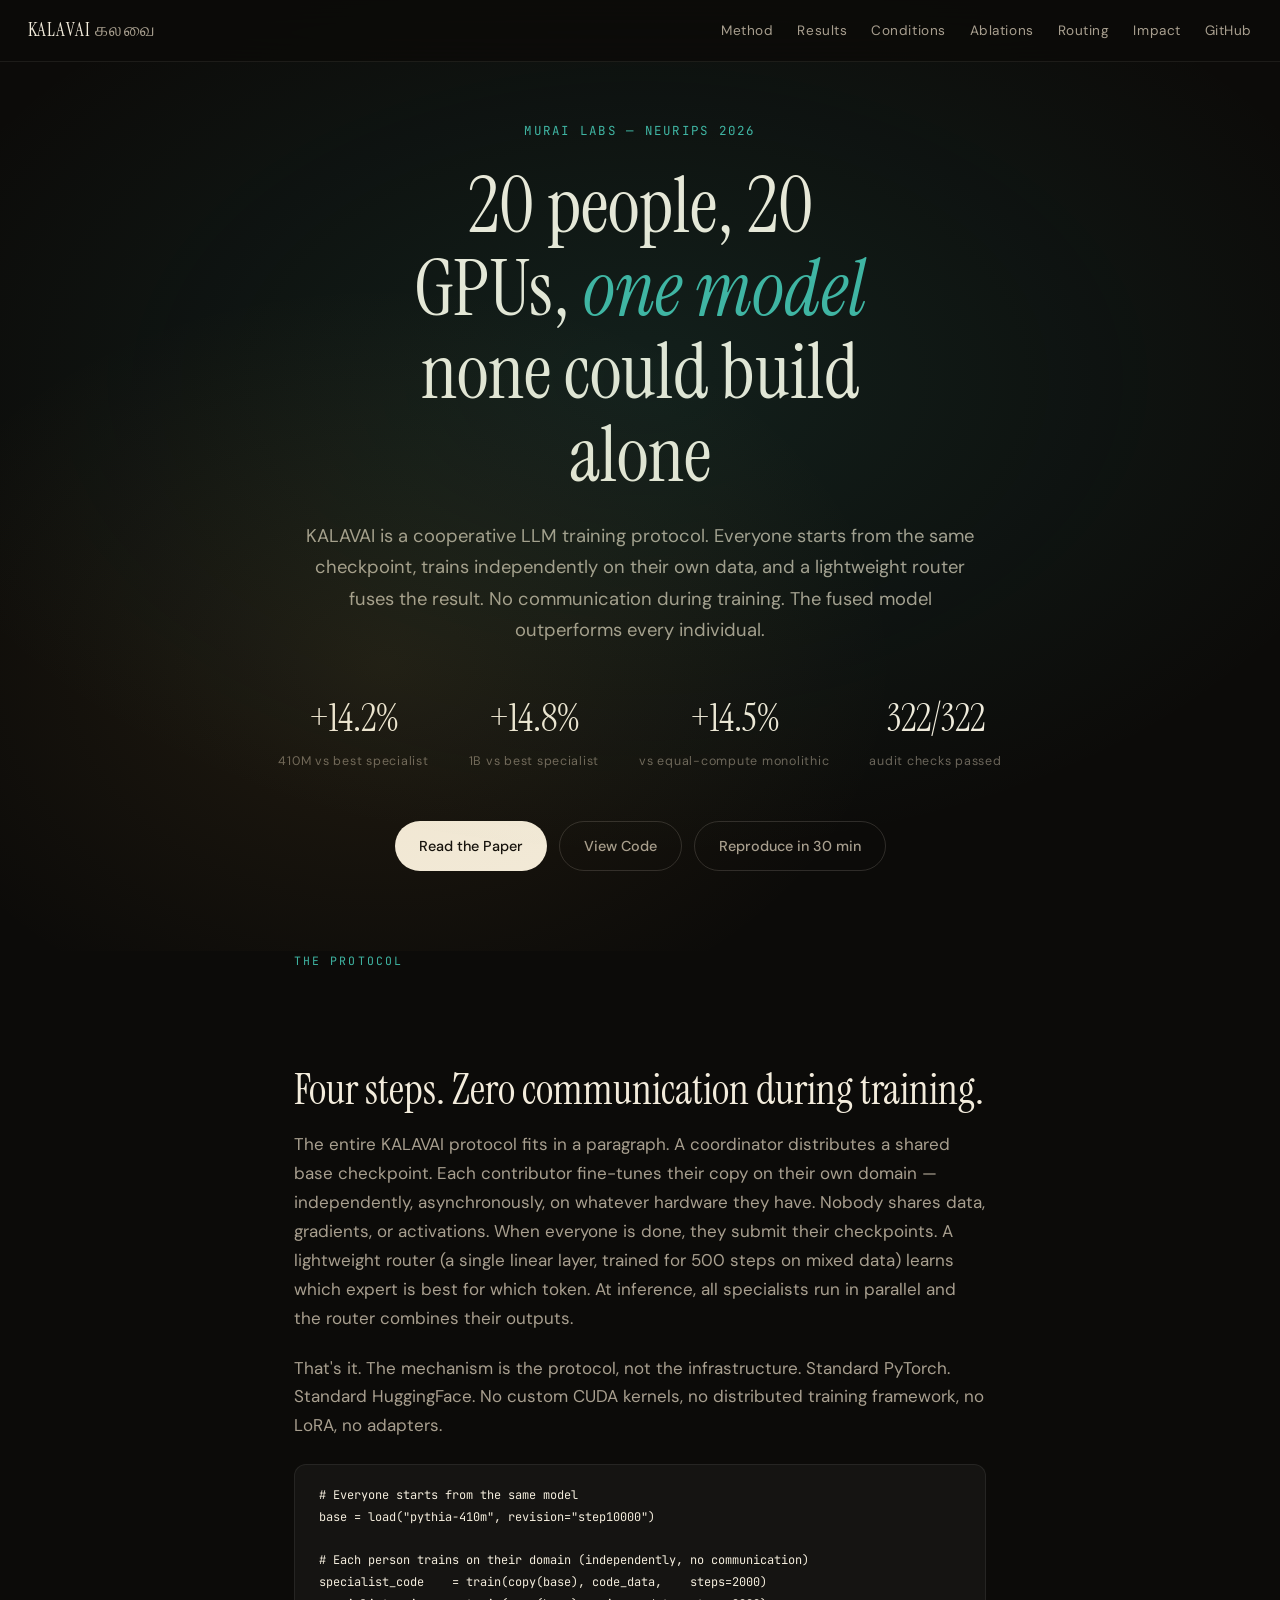
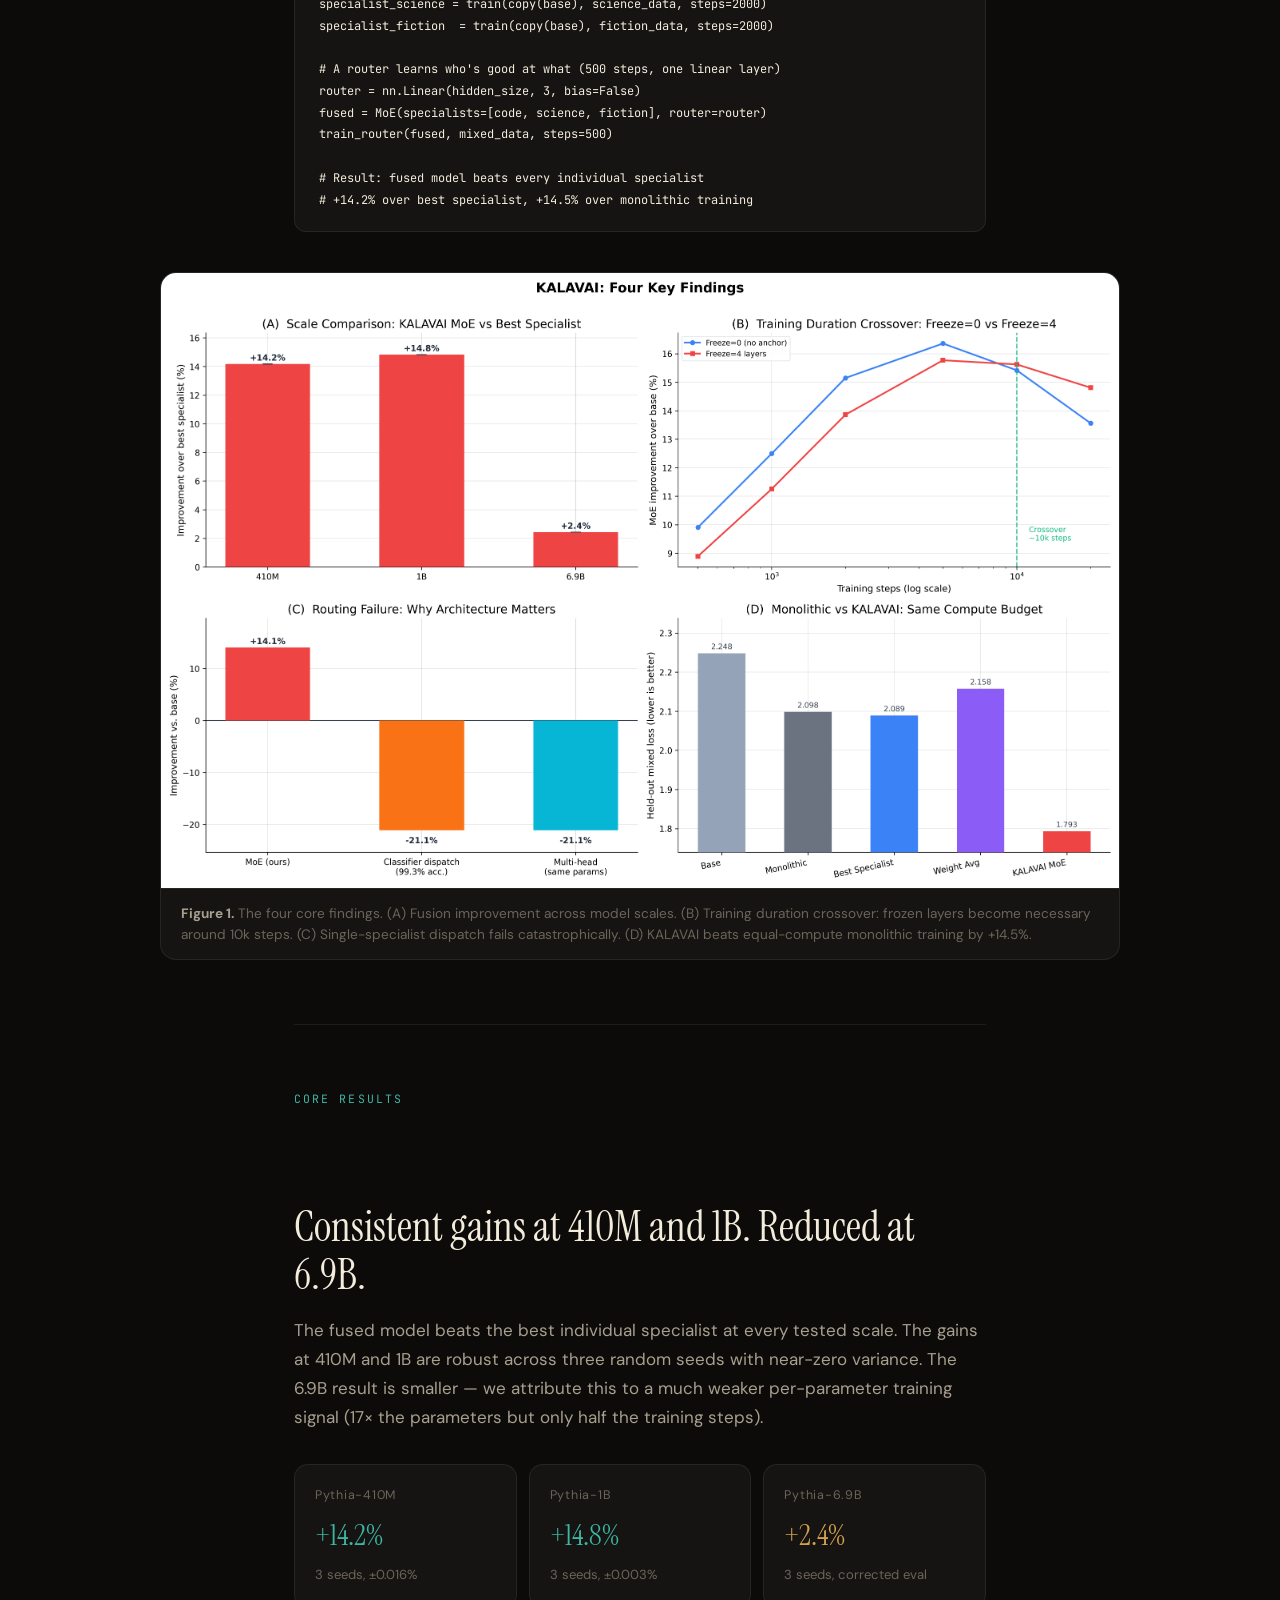
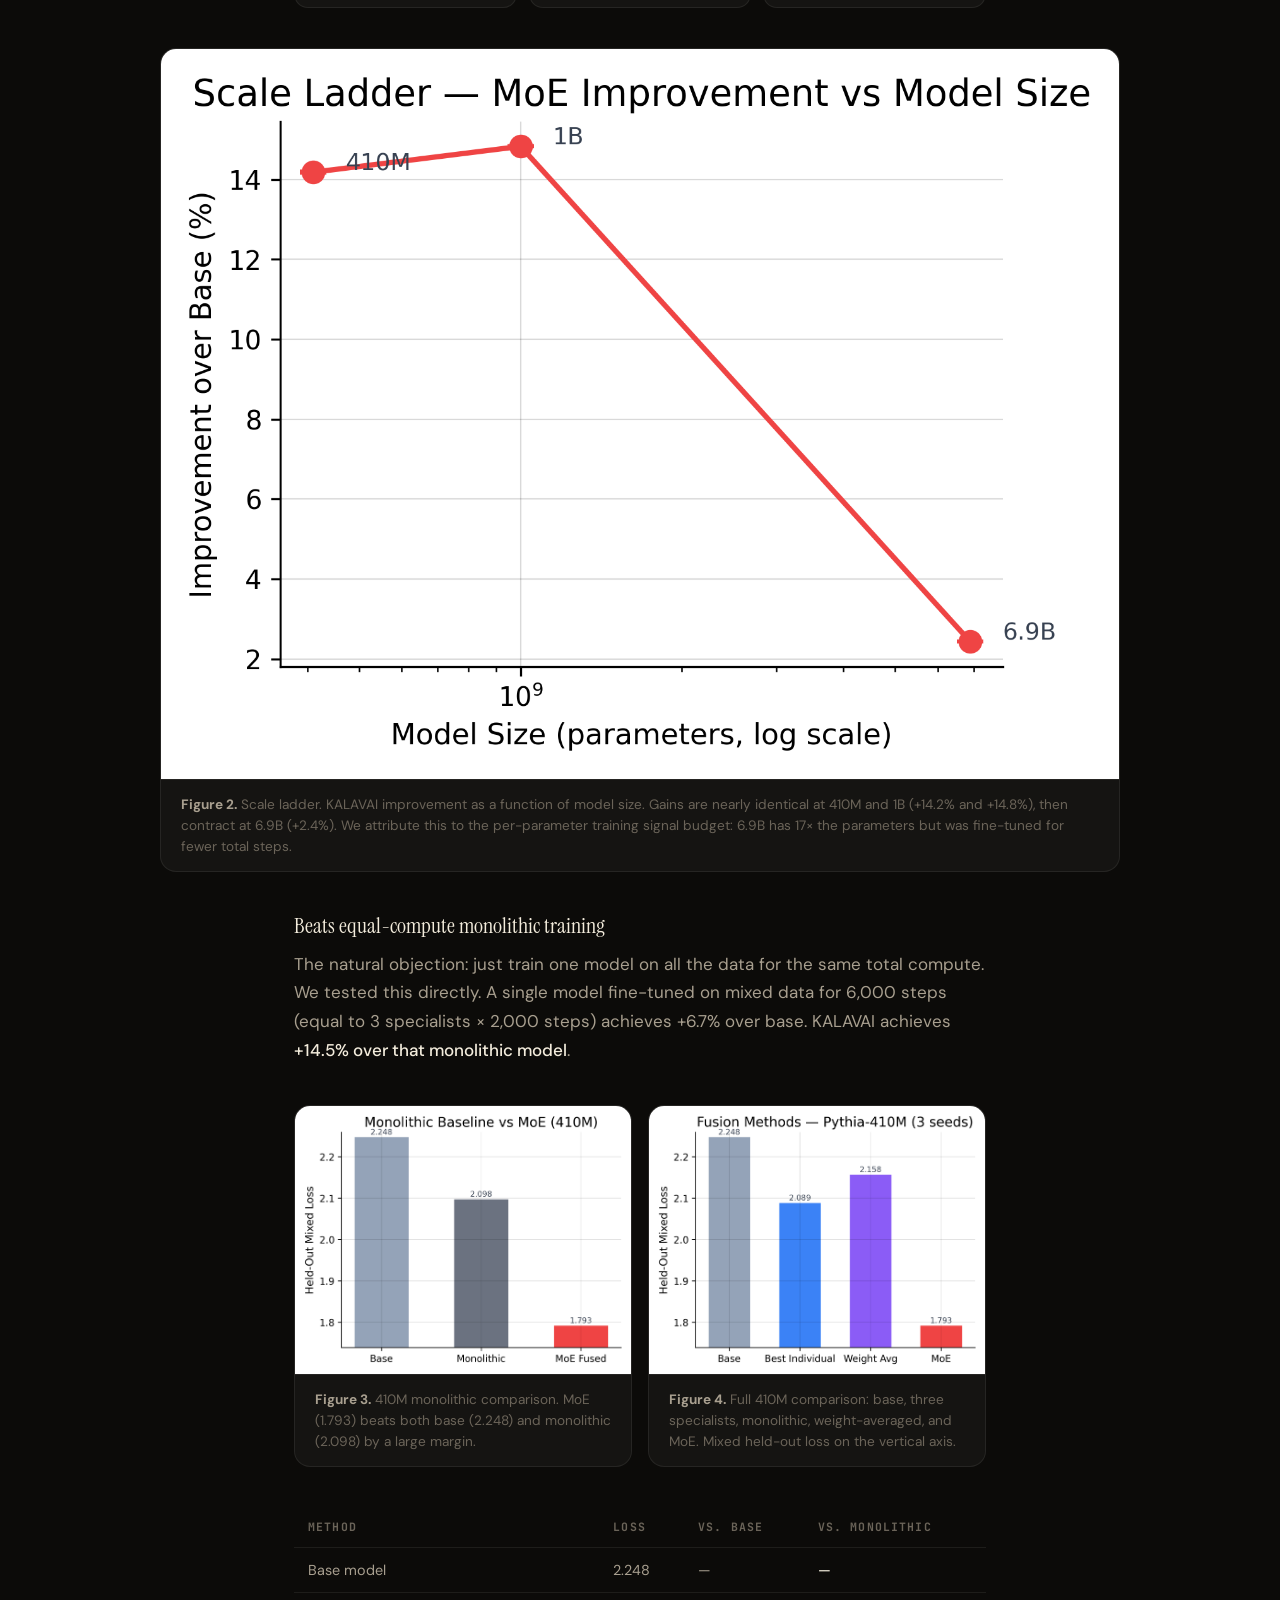
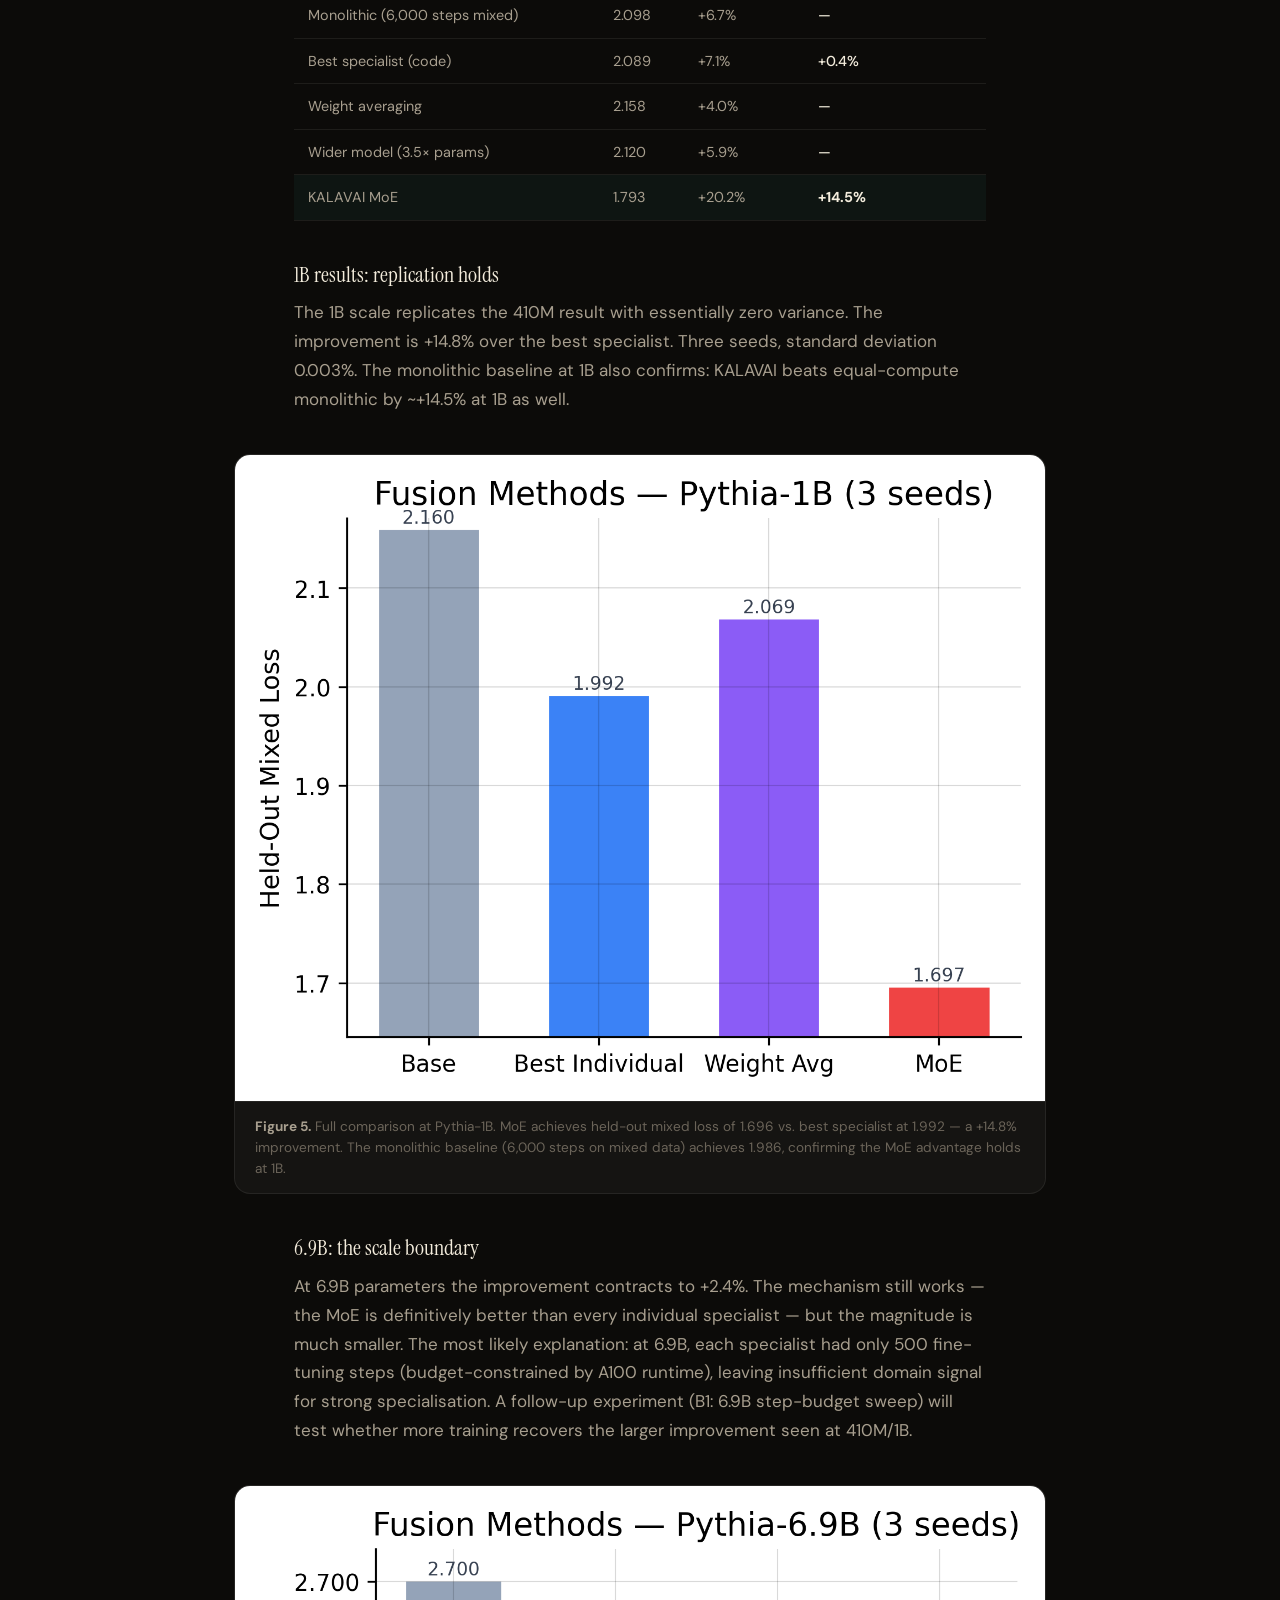
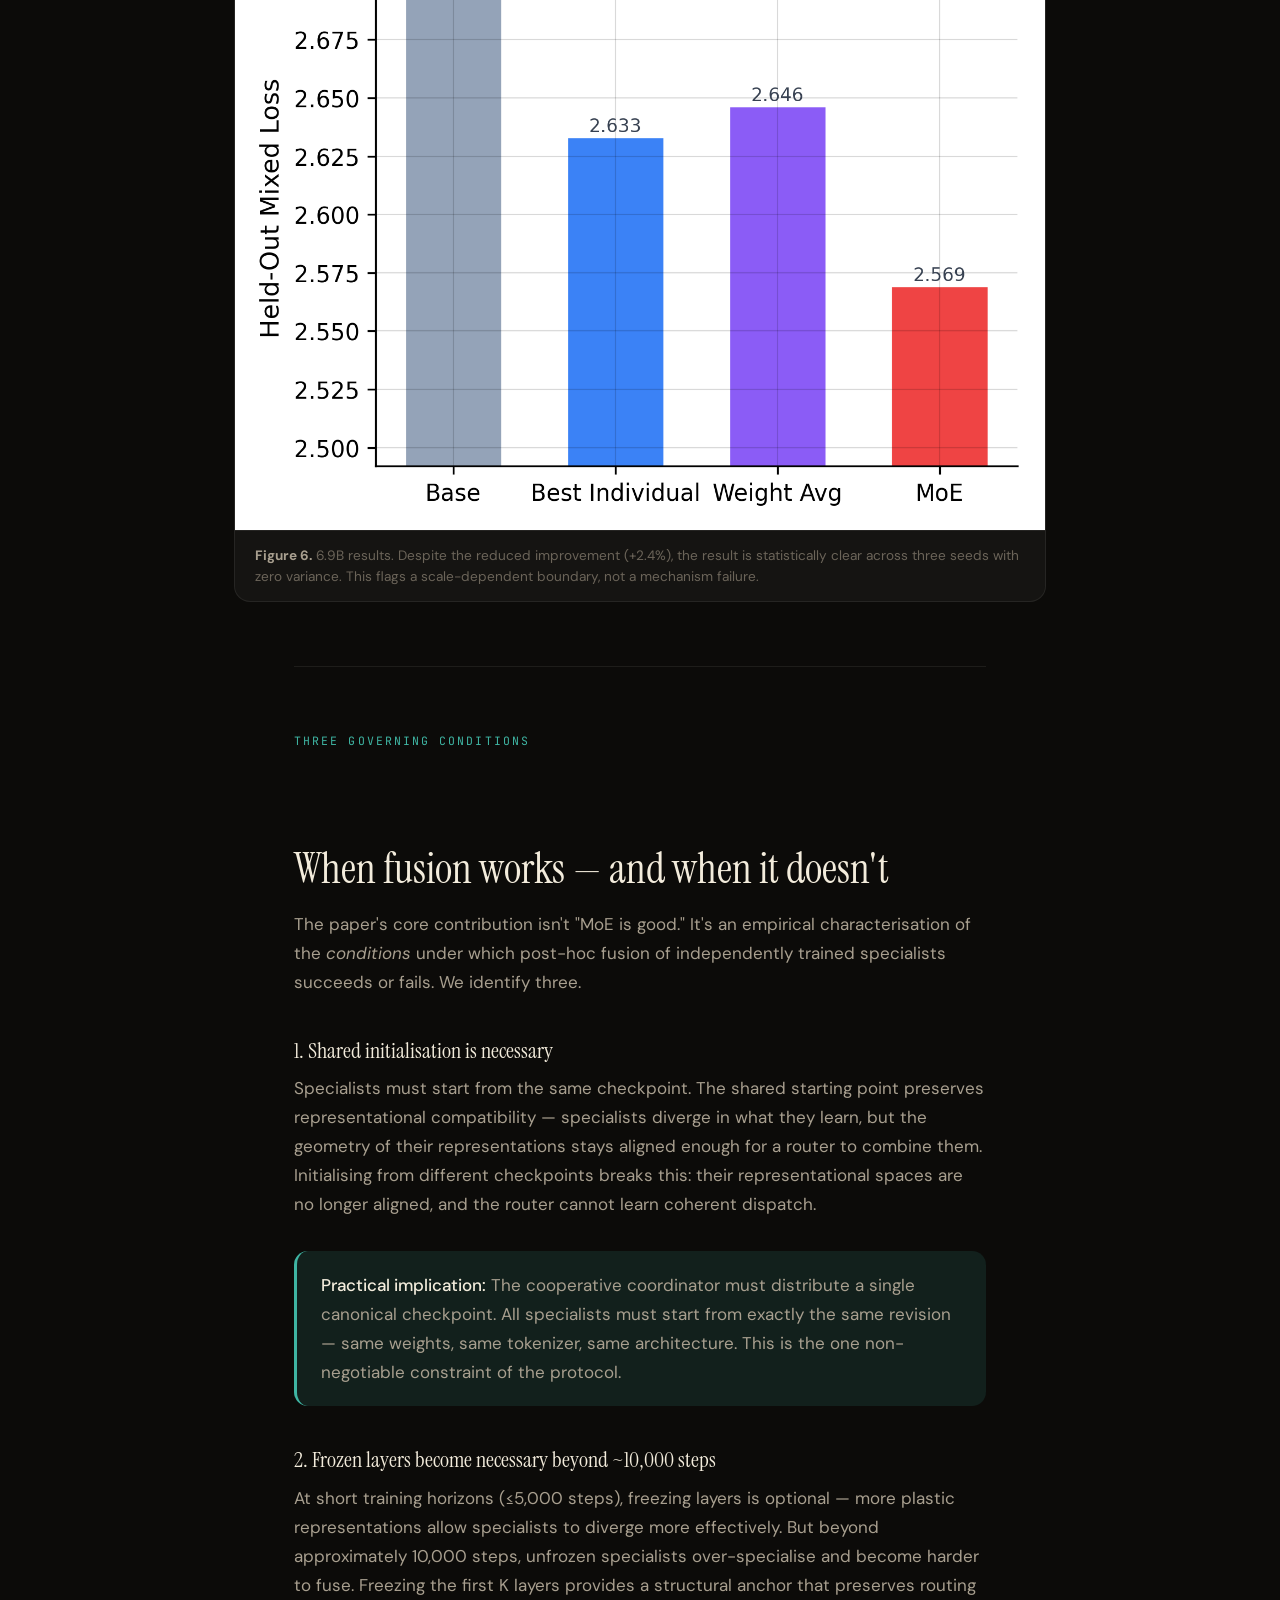
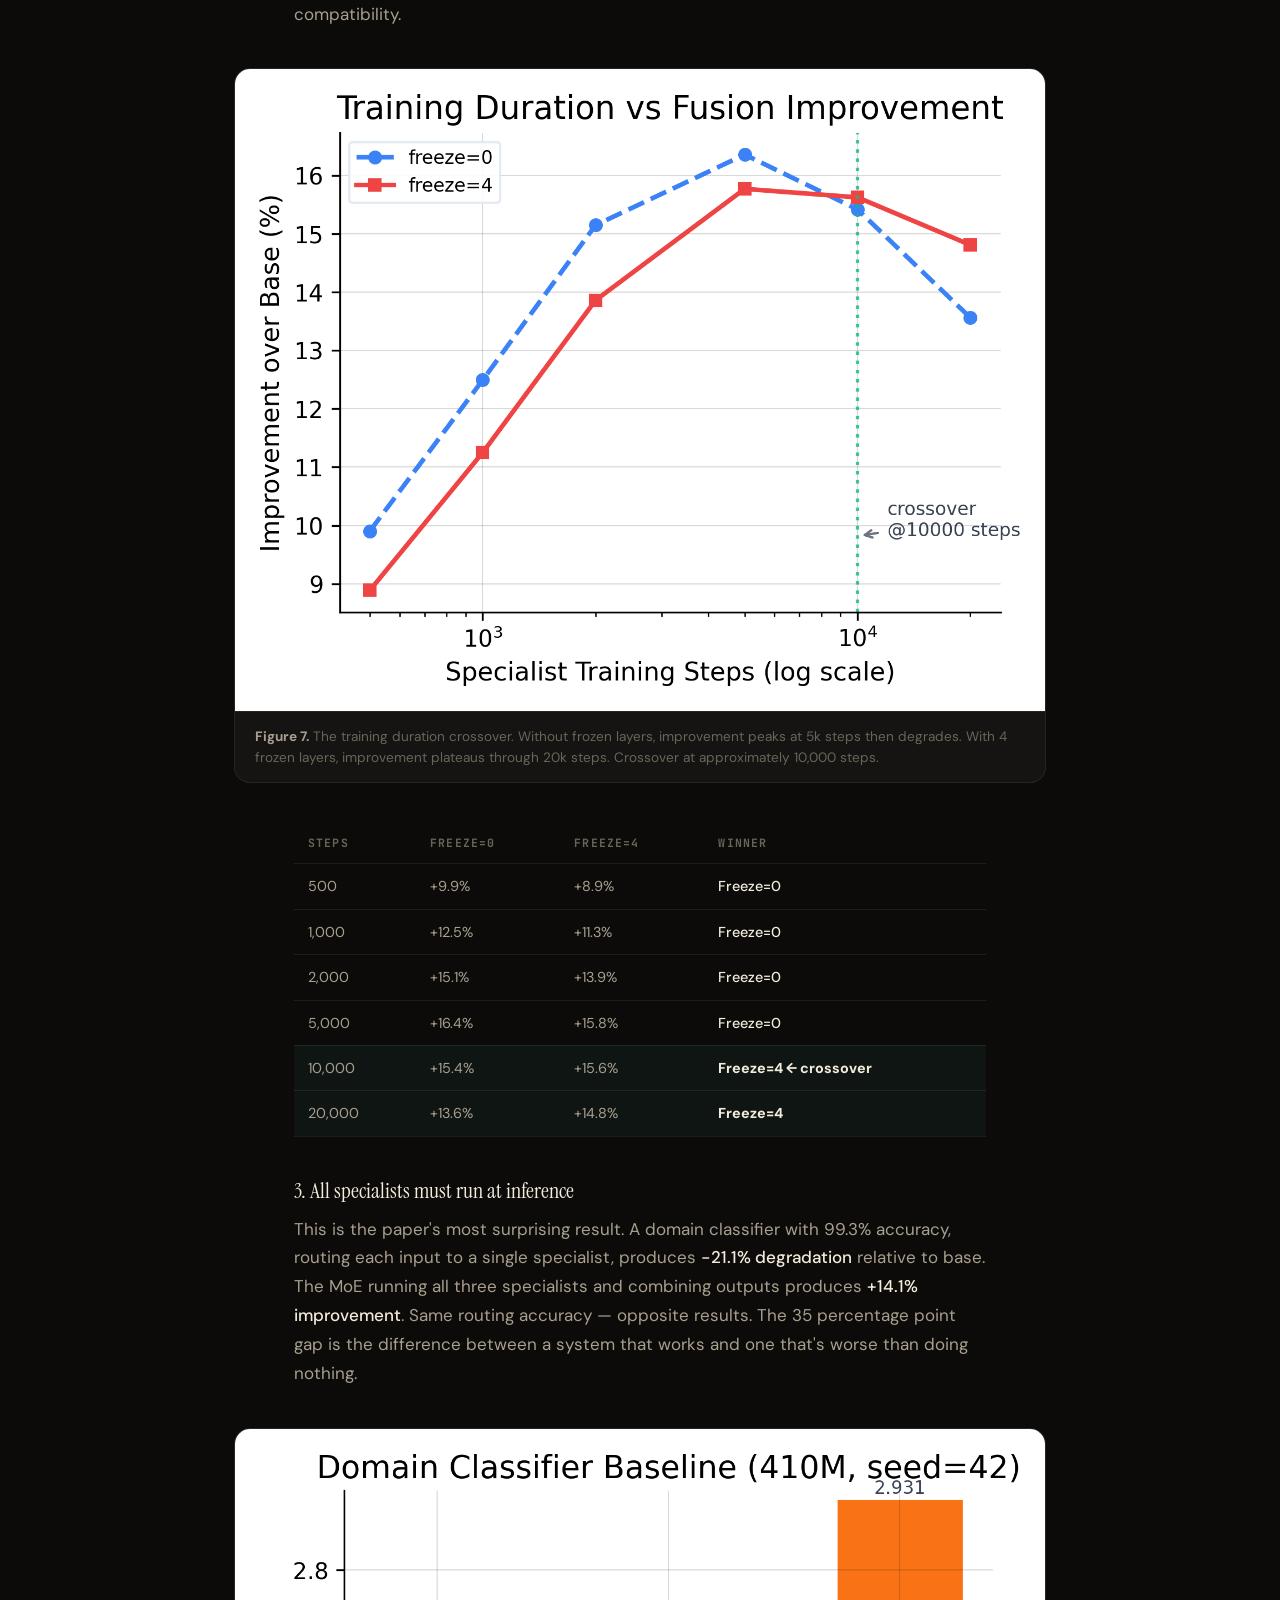
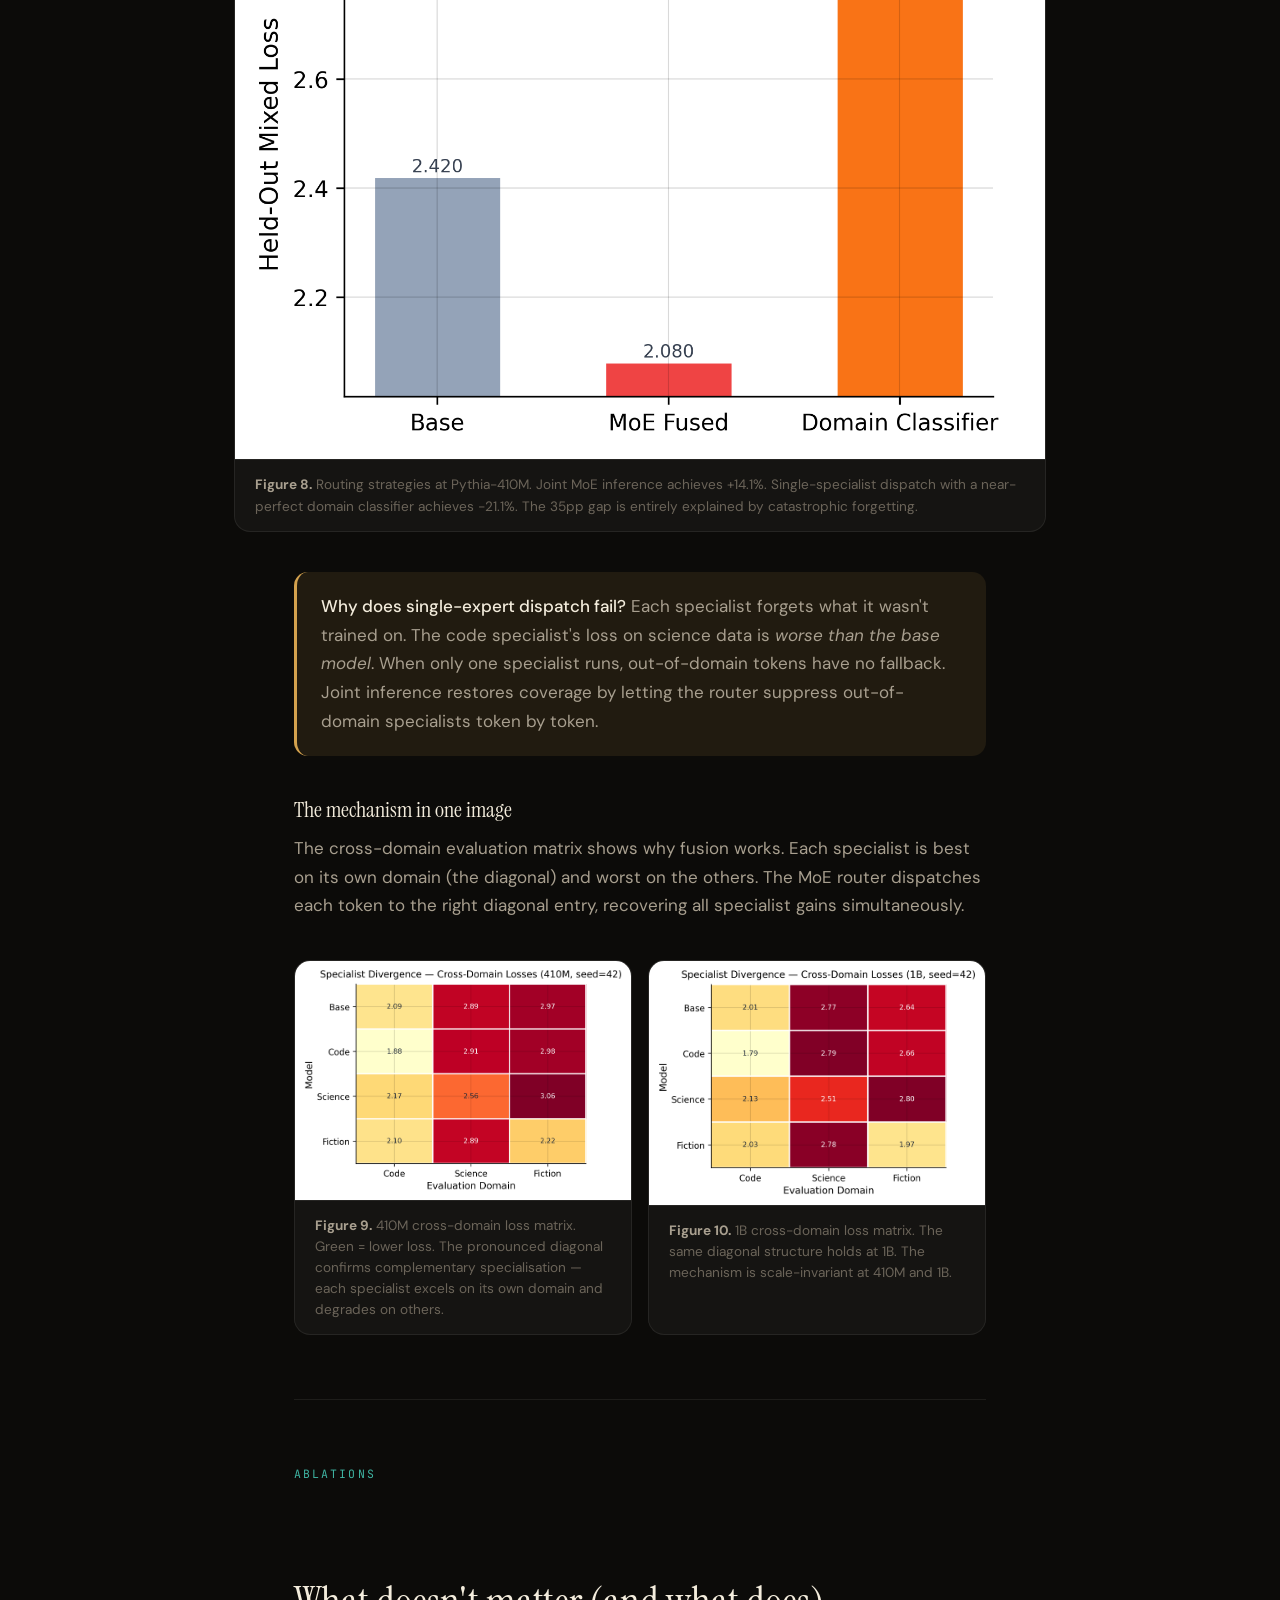
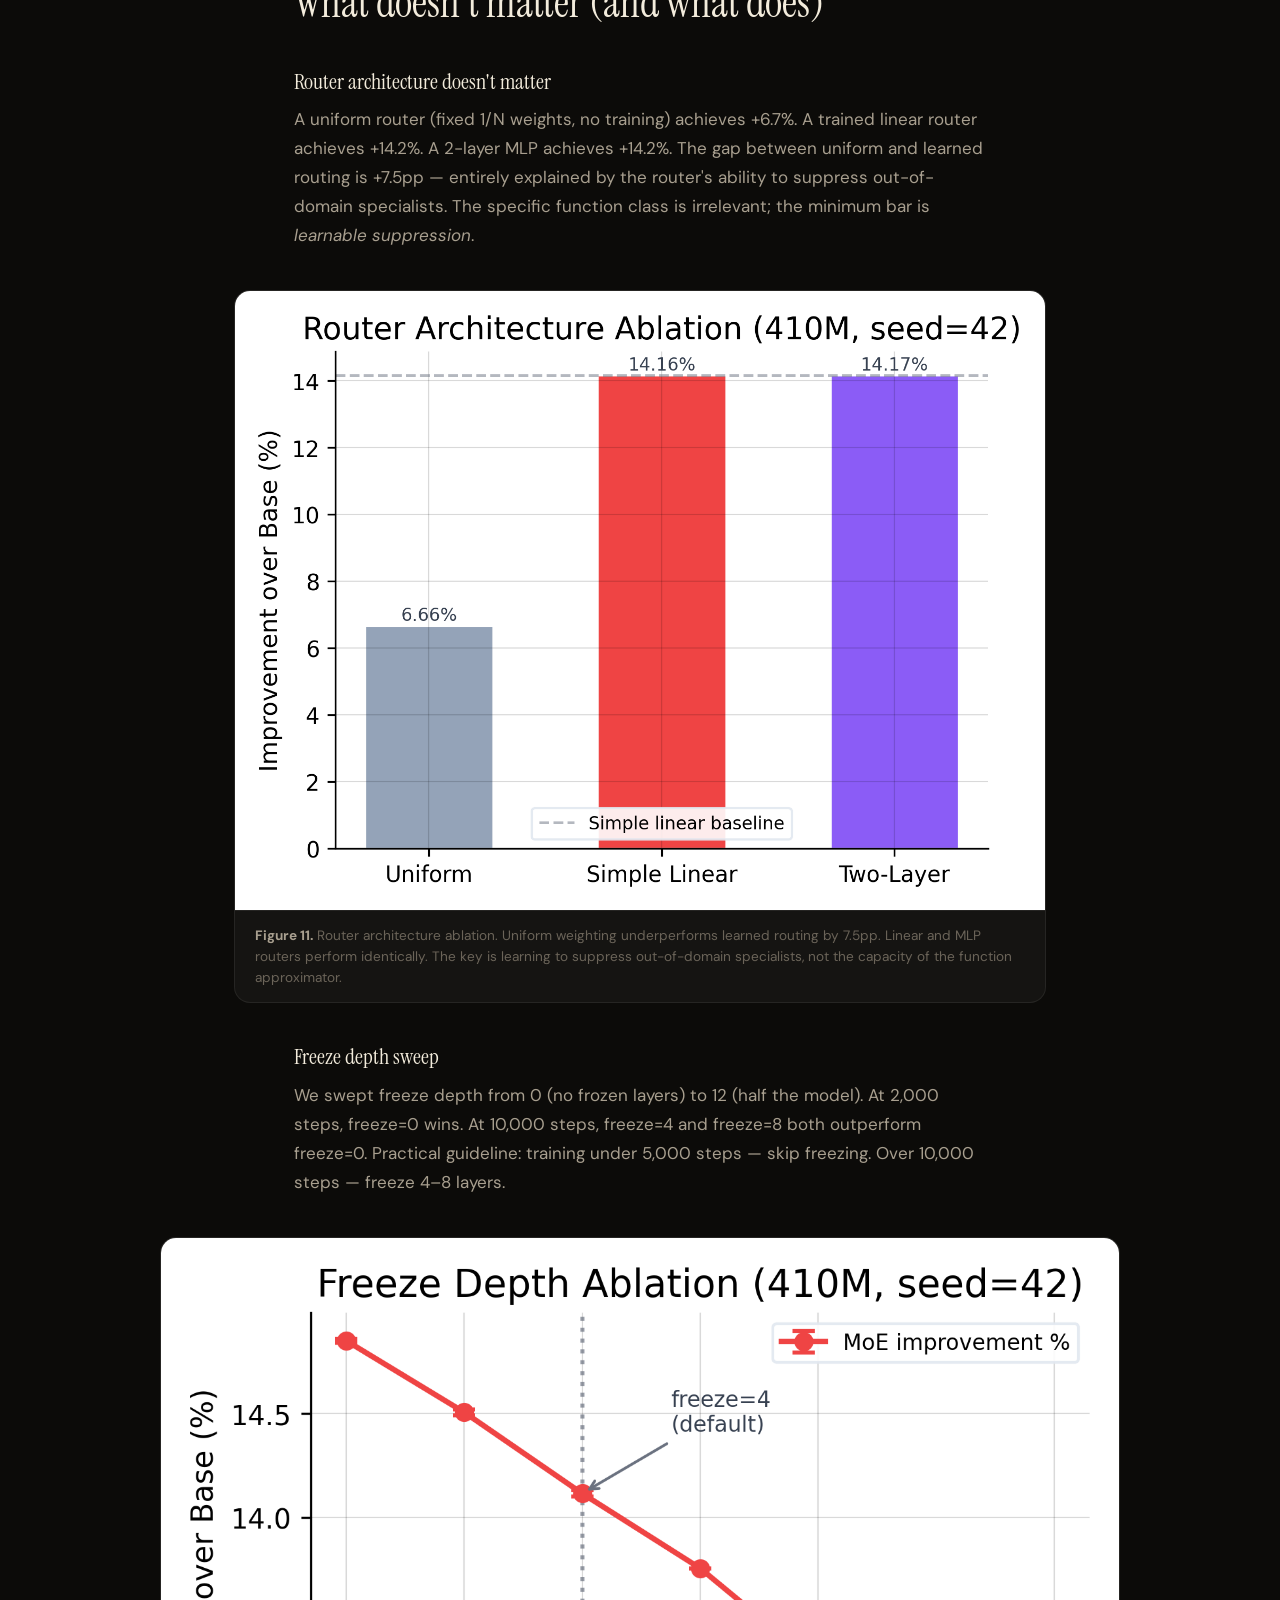
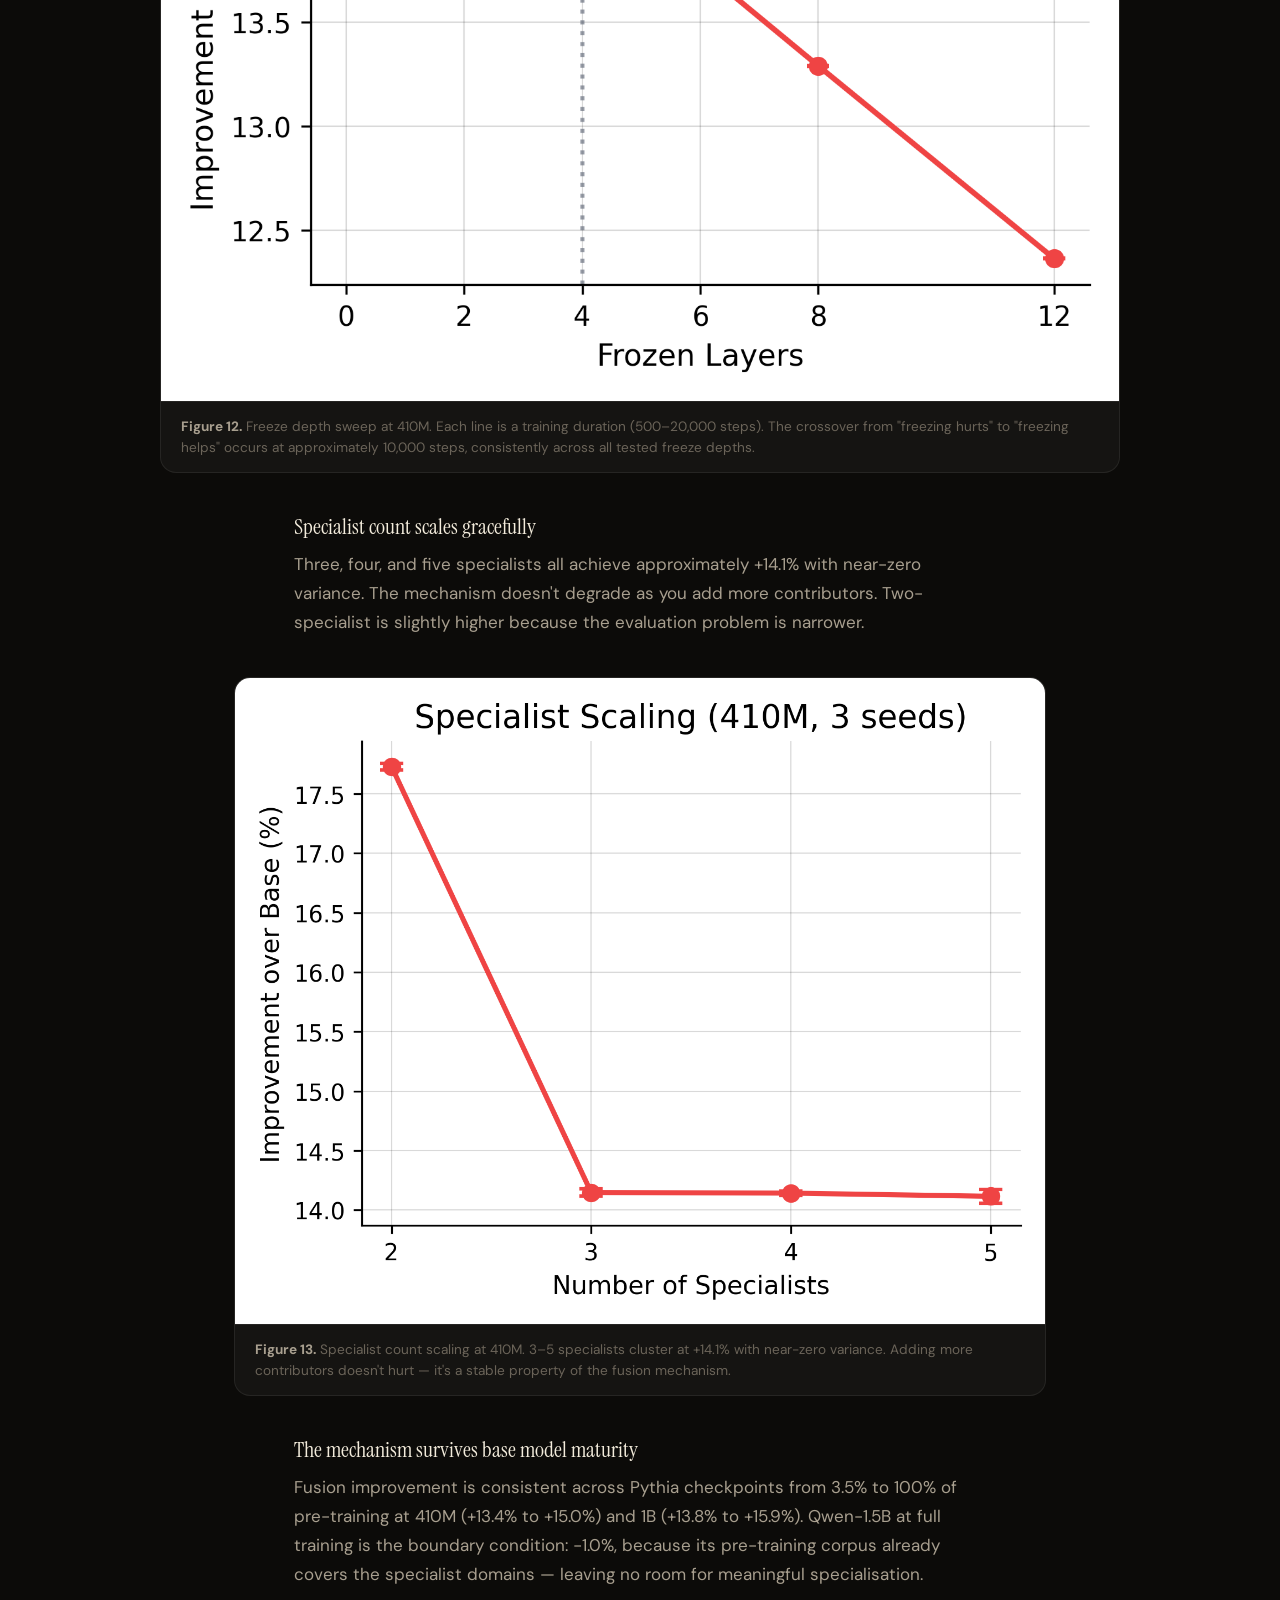
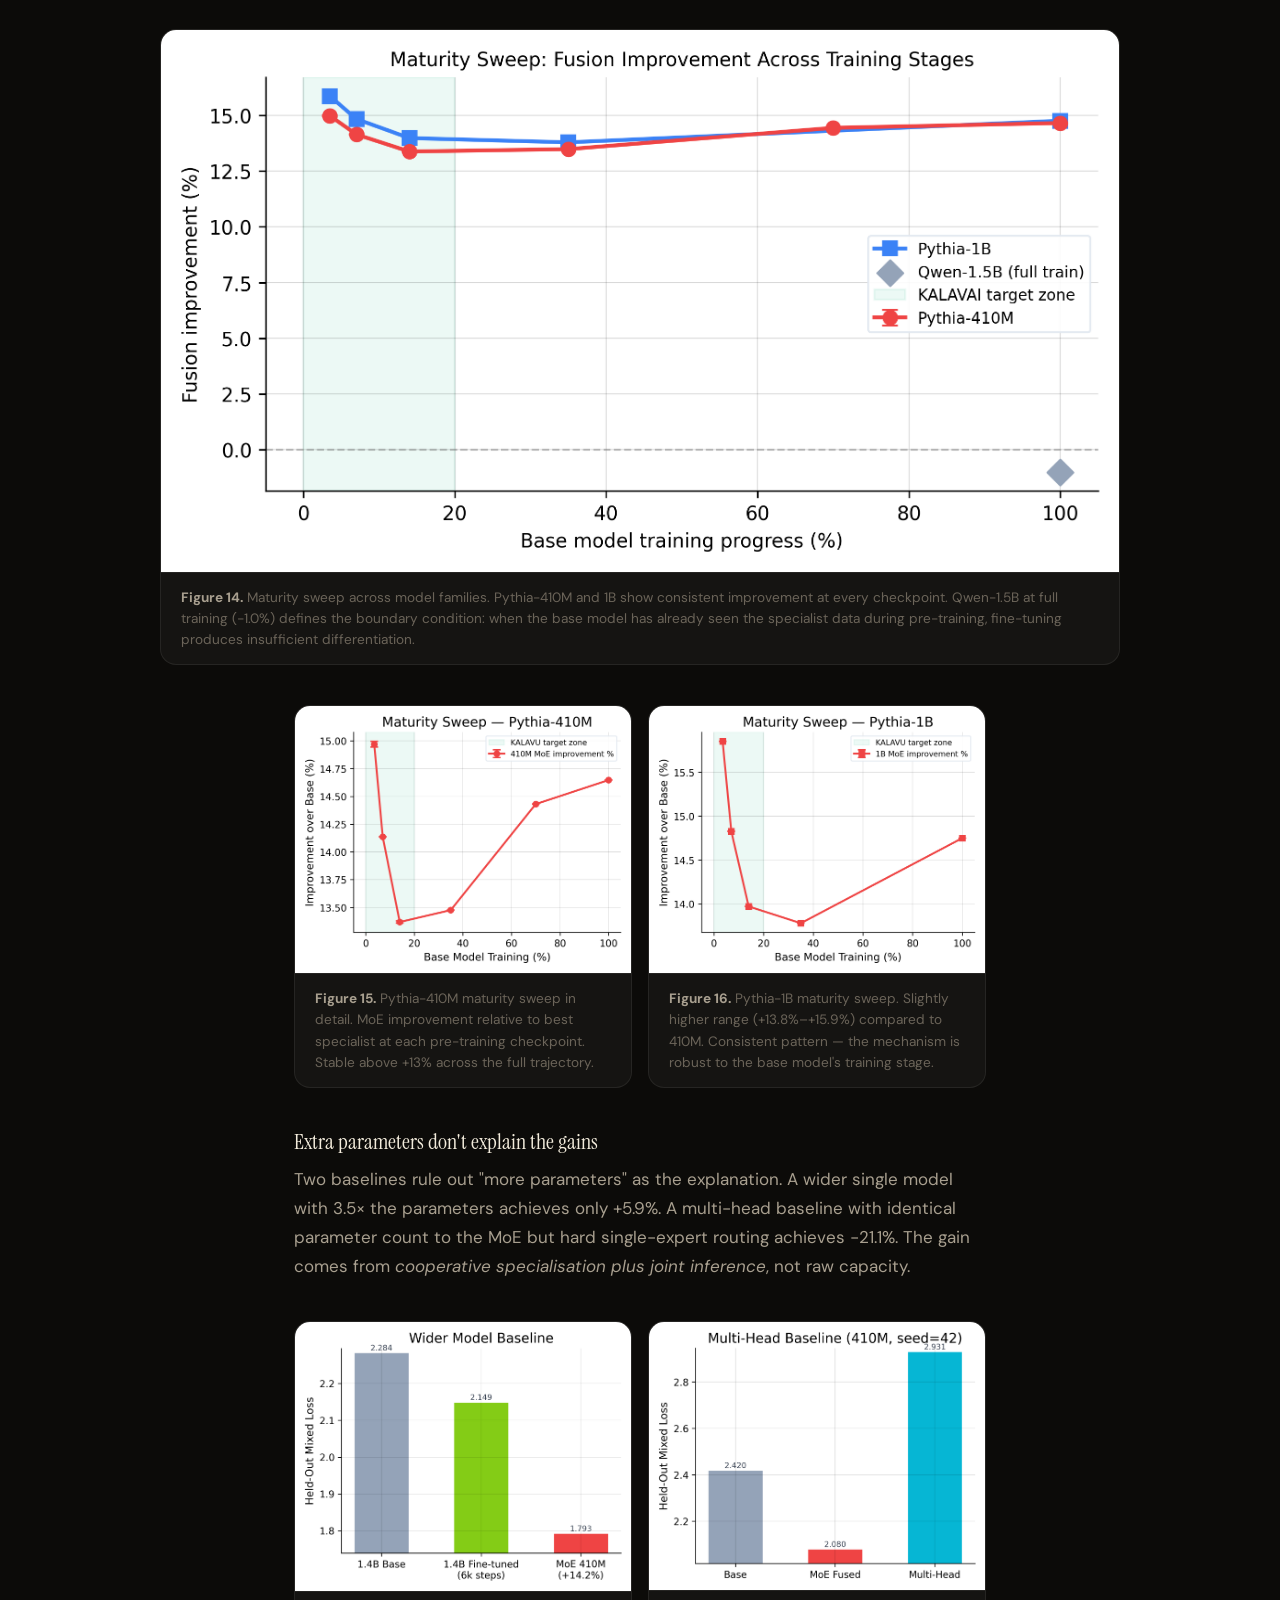
<file: paper/interactive/index.html>
<!DOCTYPE html>
<html lang="en">
<head>
  <meta charset="utf-8">
  <meta name="viewport" content="width=device-width, initial-scale=1">
  <title>KALAVAI — When Does Independent Specialist Fusion Work?</title>
  <meta name="description" content="20 people. 20 GPUs. 1 model none of them could build alone. A companion to the KALAVAI paper on cooperative LLM training.">
  <link rel="preconnect" href="https://fonts.googleapis.com">
  <link rel="preconnect" href="https://fonts.gstatic.com" crossorigin>
  <link href="https://fonts.googleapis.com/css2?family=Instrument+Serif:ital@0;1&family=DM+Sans:ital,opsz,wght@0,9..40,300..700;1,9..40,300..700&family=JetBrains+Mono:wght@400;500&display=swap" rel="stylesheet">
  <style>
    :root {
      --bg: #0c0b09;
      --surface: #151412;
      --surface-raised: #1c1a17;
      --border: rgba(243, 236, 220, 0.08);
      --border-bright: rgba(243, 236, 220, 0.15);
      --cream: #f3ecdc;
      --cream-dim: #a89f8f;
      --cream-faint: #6b6459;
      --teal: #3fb5a3;
      --teal-glow: rgba(63, 181, 163, 0.12);
      --gold: #d4a24e;
      --gold-glow: rgba(212, 162, 78, 0.10);
      --red: #c45c4f;
      --red-glow: rgba(196, 92, 79, 0.10);
      --plum: #a87bbf;
      --serif: 'Instrument Serif', Georgia, serif;
      --sans: 'DM Sans', system-ui, sans-serif;
      --mono: 'JetBrains Mono', 'Consolas', monospace;
      --max-w: 740px;
      --wide-w: 960px;
    }

    * { box-sizing: border-box; margin: 0; }
    html { scroll-behavior: smooth; }

    body {
      background: var(--bg);
      color: var(--cream);
      font-family: var(--sans);
      font-size: 17px;
      line-height: 1.7;
      -webkit-font-smoothing: antialiased;
    }

    /* NAV */
    .topbar {
      position: fixed; top: 0; left: 0; right: 0; z-index: 100;
      padding: 14px 28px;
      display: flex; justify-content: space-between; align-items: center;
      background: rgba(12, 11, 9, 0.85);
      backdrop-filter: blur(20px);
      border-bottom: 1px solid var(--border);
    }
    .topbar__brand { font-family: var(--serif); font-size: 1.2rem; letter-spacing: 0.06em; }
    .topbar__brand span { color: var(--cream-dim); font-weight: 400; }
    .topbar__links { display: flex; gap: 1.5rem; }
    .topbar__links a {
      color: var(--cream-dim); text-decoration: none;
      font-size: 0.85rem; letter-spacing: 0.04em; transition: color 0.2s;
    }
    .topbar__links a:hover { color: var(--cream); }

    /* HERO */
    .hero {
      min-height: 100vh;
      display: flex; flex-direction: column;
      justify-content: center; align-items: center;
      text-align: center; padding: 120px 28px 80px;
      position: relative; overflow: hidden;
    }
    .hero::before {
      content: ''; position: absolute; inset: 0;
      background:
        radial-gradient(ellipse 60% 50% at 50% 40%, var(--teal-glow), transparent),
        radial-gradient(ellipse 40% 40% at 30% 70%, var(--gold-glow), transparent);
      pointer-events: none;
    }
    .hero__kicker {
      font-family: var(--mono); font-size: 0.78rem;
      letter-spacing: 0.18em; text-transform: uppercase;
      color: var(--teal); margin-bottom: 1.5rem;
    }
    .hero h1 {
      font-family: var(--serif); font-size: clamp(2.8rem, 6vw, 5.2rem);
      line-height: 1.08; max-width: 14ch; margin-bottom: 1.5rem; font-weight: 400;
    }
    .hero h1 em { font-style: italic; color: var(--teal); }
    .hero__sub { font-size: 1.15rem; color: var(--cream-dim); max-width: 52ch; margin-bottom: 2.5rem; }
    .hero__stats {
      display: flex; gap: 2.5rem; flex-wrap: wrap;
      justify-content: center; margin-bottom: 3rem;
    }
    .hero__stat-value { font-family: var(--serif); font-size: 2.4rem; color: var(--cream); }
    .hero__stat-label { font-size: 0.78rem; color: var(--cream-faint); letter-spacing: 0.06em; }
    .hero__actions { display: flex; gap: 0.75rem; flex-wrap: wrap; justify-content: center; }
    .btn {
      display: inline-flex; align-items: center; gap: 0.5rem;
      padding: 0.75rem 1.5rem; border-radius: 999px; text-decoration: none;
      font-family: var(--sans); font-size: 0.9rem; font-weight: 500; transition: all 0.2s;
    }
    .btn--primary { background: var(--cream); color: var(--bg); }
    .btn--primary:hover { background: #fff; }
    .btn--ghost { border: 1px solid var(--border-bright); color: var(--cream-dim); }
    .btn--ghost:hover { border-color: var(--cream-dim); color: var(--cream); }

    /* ARTICLE BODY */
    .article { max-width: var(--max-w); margin: 0 auto; padding: 0 24px 120px; }
    .article h2 {
      font-family: var(--serif); font-size: clamp(1.8rem, 3.5vw, 2.6rem);
      font-weight: 400; line-height: 1.15; margin: 4rem 0 1rem; padding-top: 2rem;
    }
    .article h3 {
      font-family: var(--serif); font-size: 1.4rem;
      font-weight: 400; line-height: 1.25; margin: 2.5rem 0 0.6rem;
    }
    .article p { color: var(--cream-dim); margin-bottom: 1.3rem; }
    .article p strong { color: var(--cream); font-weight: 500; }
    .section-label {
      font-family: var(--mono); font-size: 0.72rem;
      letter-spacing: 0.18em; text-transform: uppercase;
      color: var(--teal); margin-bottom: 0.5rem; display: block;
    }

    /* FIGURES */
    .figure {
      margin: 2.5rem -60px;
      background: var(--surface); border: 1px solid var(--border);
      border-radius: 16px; overflow: hidden;
    }
    .figure img { display: block; width: 100%; height: auto; }
    .figure figcaption {
      padding: 14px 20px; font-size: 0.85rem;
      color: var(--cream-faint); line-height: 1.55;
      border-top: 1px solid var(--border);
    }
    .figure figcaption strong { color: var(--cream-dim); }
    .figure--wide {
      max-width: var(--wide-w);
      margin-left: calc((var(--max-w) - var(--wide-w)) / 2 - 24px);
      margin-right: calc((var(--max-w) - var(--wide-w)) / 2 - 24px);
    }

    /* FIGURE GRID */
    .figure-grid { display: grid; gap: 16px; margin: 2.5rem 0; }
    .figure-grid--2 { grid-template-columns: 1fr 1fr; }
    .figure-grid--3 { grid-template-columns: 1fr 1fr 1fr; }
    .figure-grid .figure { margin: 0; }

    /* RESULT CARDS */
    .result-row { display: grid; grid-template-columns: repeat(3, 1fr); gap: 12px; margin: 2rem 0; }
    .result-row--4 { grid-template-columns: repeat(4, 1fr); }
    .result-card {
      background: var(--surface); border: 1px solid var(--border);
      border-radius: 14px; padding: 20px;
    }
    .result-card__label { font-size: 0.78rem; color: var(--cream-faint); letter-spacing: 0.06em; margin-bottom: 0.3rem; }
    .result-card__value { font-family: var(--serif); font-size: 1.8rem; }
    .result-card__note { font-size: 0.82rem; color: var(--cream-faint); margin-top: 0.3rem; }
    .val--teal { color: var(--teal); }
    .val--gold { color: var(--gold); }
    .val--red { color: var(--red); }

    /* TABLE */
    .data-table { width: 100%; border-collapse: collapse; margin: 1.5rem 0 2rem; font-size: 0.9rem; }
    .data-table th, .data-table td { padding: 10px 14px; text-align: left; border-bottom: 1px solid var(--border); }
    .data-table th {
      font-family: var(--mono); font-size: 0.72rem;
      letter-spacing: 0.1em; text-transform: uppercase; color: var(--cream-faint);
    }
    .data-table td { color: var(--cream-dim); }
    .data-table td:last-child { font-weight: 500; color: var(--cream); }
    .data-table tbody tr:hover { background: var(--surface); }
    .data-table .highlight { background: rgba(63, 181, 163, 0.06); }

    /* CALLOUT */
    .callout { margin: 2rem 0; padding: 20px 24px; border-radius: 14px; border-left: 3px solid; }
    .callout--teal { background: var(--teal-glow); border-color: var(--teal); }
    .callout--gold { background: var(--gold-glow); border-color: var(--gold); }
    .callout--red { background: var(--red-glow); border-color: var(--red); }
    .callout p { color: var(--cream-dim); margin-bottom: 0; }
    .callout strong { color: var(--cream); }

    /* USE CASE CARDS */
    .use-case {
      margin: 2rem 0; padding: 28px;
      background: var(--surface); border: 1px solid var(--border);
      border-radius: 16px; position: relative;
    }
    .use-case__number {
      font-family: var(--serif); font-size: 3rem;
      color: var(--surface-raised); position: absolute;
      top: 16px; right: 24px; line-height: 1; opacity: 0.5;
    }
    .use-case h3 { font-family: var(--serif); font-size: 1.3rem; font-weight: 400; margin: 0 0 0.6rem; color: var(--cream); }
    .use-case p { color: var(--cream-dim); margin-bottom: 0.8rem; font-size: 0.95rem; }
    .use-case p:last-child { margin-bottom: 0; }
    .use-case .kicker {
      font-family: var(--mono); font-size: 0.7rem;
      letter-spacing: 0.14em; text-transform: uppercase;
      margin-bottom: 0.5rem; display: block;
    }
    .use-case:nth-child(5n+1) .kicker { color: var(--teal); }
    .use-case:nth-child(5n+2) .kicker { color: var(--gold); }
    .use-case:nth-child(5n+3) .kicker { color: var(--plum); }
    .use-case:nth-child(5n+4) .kicker { color: var(--red); }
    .use-case:nth-child(5n+5) .kicker { color: var(--teal); }

    /* EXPERIMENT CARDS */
    .experiment-card {
      margin: 1rem 0; padding: 20px 24px;
      background: var(--surface); border: 1px solid var(--border);
      border-radius: 14px; display: flex; gap: 16px; align-items: flex-start;
    }
    .experiment-card__status {
      font-family: var(--mono); font-size: 0.65rem;
      letter-spacing: 0.1em; text-transform: uppercase;
      padding: 4px 10px; border-radius: 999px;
      white-space: nowrap; flex-shrink: 0; margin-top: 3px;
    }
    .status--done { background: rgba(63, 181, 163, 0.15); color: var(--teal); border: 1px solid rgba(63, 181, 163, 0.3); }
    .status--running { background: rgba(212, 162, 78, 0.15); color: var(--gold); border: 1px solid rgba(212, 162, 78, 0.3); }
    .status--queued { background: rgba(107, 100, 89, 0.2); color: var(--cream-faint); border: 1px solid var(--border); }
    .experiment-card__body { flex: 1; }
    .experiment-card__title { font-weight: 500; color: var(--cream); margin-bottom: 0.3rem; font-size: 0.95rem; }
    .experiment-card__desc { font-size: 0.88rem; color: var(--cream-faint); margin: 0; }
    .experiment-card__result { font-family: var(--serif); font-size: 1.3rem; color: var(--teal); margin-top: 0.4rem; }

    /* CODE */
    code { font-family: var(--mono); font-size: 0.88em; background: var(--surface); padding: 2px 6px; border-radius: 4px; }
    pre {
      background: var(--surface); border: 1px solid var(--border);
      border-radius: 12px; padding: 20px 24px; overflow-x: auto;
      margin: 1.5rem 0; font-size: 0.85rem; line-height: 1.6;
    }
    pre code { background: none; padding: 0; }

    /* SEPARATOR */
    .sep { border: none; border-top: 1px solid var(--border); margin: 4rem 0; }

    /* FOOTER */
    .site-footer {
      max-width: var(--max-w); margin: 0 auto; padding: 0 24px 60px;
      text-align: center; color: var(--cream-faint); font-size: 0.85rem;
    }
    .site-footer a { color: var(--cream-dim); }

    /* RESPONSIVE */
    @media (max-width: 860px) {
      .figure, .figure--wide { margin-left: -12px; margin-right: -12px; }
      .result-row, .result-row--4 { grid-template-columns: 1fr 1fr; }
      .hero__stats { gap: 1.5rem; }
      .figure-grid--2, .figure-grid--3 { grid-template-columns: 1fr; }
    }
    @media (max-width: 600px) {
      .topbar__links { display: none; }
      .article { padding: 0 16px 80px; }
      .result-row, .result-row--4 { grid-template-columns: 1fr; }
    }
  </style>
</head>
<body>

<nav class="topbar">
  <div class="topbar__brand">KALAVAI <span>கலவை</span></div>
  <div class="topbar__links">
    <a href="#method">Method</a>
    <a href="#results">Results</a>
    <a href="#conditions">Conditions</a>
    <a href="#ablations">Ablations</a>
    <a href="#routing">Routing</a>
    <a href="#impact">Impact</a>
    <a href="https://github.com/mechramc/Kalavai">GitHub</a>
  </div>
</nav>

<header class="hero">
  <div class="hero__kicker">Murai Labs — NeurIPS 2026</div>
  <h1>20 people, 20 GPUs, <em>one model</em> none could build alone</h1>
  <p class="hero__sub">KALAVAI is a cooperative LLM training protocol. Everyone starts from the same checkpoint, trains independently on their own data, and a lightweight router fuses the result. No communication during training. The fused model outperforms every individual.</p>

  <div class="hero__stats">
    <div><div class="hero__stat-value">+14.2%</div><div class="hero__stat-label">410M vs best specialist</div></div>
    <div><div class="hero__stat-value">+14.8%</div><div class="hero__stat-label">1B vs best specialist</div></div>
    <div><div class="hero__stat-value">+14.5%</div><div class="hero__stat-label">vs equal-compute monolithic</div></div>
    <div><div class="hero__stat-value">322/322</div><div class="hero__stat-label">audit checks passed</div></div>
  </div>

  <div class="hero__actions">
    <a class="btn btn--primary" href="kalavai_neurips2026.pdf">Read the Paper</a>
    <a class="btn btn--ghost" href="https://github.com/mechramc/Kalavai">View Code</a>
    <a class="btn btn--ghost" href="#reproduce">Reproduce in 30 min</a>
  </div>
</header>

<article class="article">

  <!-- ═══ METHOD ═══ -->
  <span class="section-label" id="method">The Protocol</span>
  <h2>Four steps. Zero communication during training.</h2>

  <p>The entire KALAVAI protocol fits in a paragraph. A coordinator distributes a shared base checkpoint. Each contributor fine-tunes their copy on their own domain — independently, asynchronously, on whatever hardware they have. Nobody shares data, gradients, or activations. When everyone is done, they submit their checkpoints. A lightweight router (a single linear layer, trained for 500 steps on mixed data) learns which expert is best for which token. At inference, all specialists run in parallel and the router combines their outputs.</p>

  <p>That's it. The mechanism is the protocol, not the infrastructure. Standard PyTorch. Standard HuggingFace. No custom CUDA kernels, no distributed training framework, no LoRA, no adapters.</p>

  <pre><code># Everyone starts from the same model
base = load("pythia-410m", revision="step10000")

# Each person trains on their domain (independently, no communication)
specialist_code    = train(copy(base), code_data,    steps=2000)
specialist_science = train(copy(base), science_data, steps=2000)
specialist_fiction  = train(copy(base), fiction_data, steps=2000)

# A router learns who's good at what (500 steps, one linear layer)
router = nn.Linear(hidden_size, 3, bias=False)
fused = MoE(specialists=[code, science, fiction], router=router)
train_router(fused, mixed_data, steps=500)

# Result: fused model beats every individual specialist
# +14.2% over best specialist, +14.5% over monolithic training</code></pre>

  <figure class="figure figure--wide">
    <img src="figures/fig_hero_4panel.png" alt="KALAVAI four key findings">
    <figcaption><strong>Figure 1.</strong> The four core findings. (A) Fusion improvement across model scales. (B) Training duration crossover: frozen layers become necessary around 10k steps. (C) Single-specialist dispatch fails catastrophically. (D) KALAVAI beats equal-compute monolithic training by +14.5%.</figcaption>
  </figure>

  <!-- ═══ RESULTS ═══ -->
  <hr class="sep">
  <span class="section-label" id="results">Core Results</span>
  <h2>Consistent gains at 410M and 1B. Reduced at 6.9B.</h2>

  <p>The fused model beats the best individual specialist at every tested scale. The gains at 410M and 1B are robust across three random seeds with near-zero variance. The 6.9B result is smaller — we attribute this to a much weaker per-parameter training signal (17× the parameters but only half the training steps).</p>

  <div class="result-row">
    <div class="result-card">
      <div class="result-card__label">Pythia-410M</div>
      <div class="result-card__value val--teal">+14.2%</div>
      <div class="result-card__note">3 seeds, ±0.016%</div>
    </div>
    <div class="result-card">
      <div class="result-card__label">Pythia-1B</div>
      <div class="result-card__value val--teal">+14.8%</div>
      <div class="result-card__note">3 seeds, ±0.003%</div>
    </div>
    <div class="result-card">
      <div class="result-card__label">Pythia-6.9B</div>
      <div class="result-card__value val--gold">+2.4%</div>
      <div class="result-card__note">3 seeds, corrected eval</div>
    </div>
  </div>

  <figure class="figure figure--wide">
    <img src="figures/fig_scale_ladder.png" alt="KALAVAI improvement across model scales">
    <figcaption><strong>Figure 2.</strong> Scale ladder. KALAVAI improvement as a function of model size. Gains are nearly identical at 410M and 1B (+14.2% and +14.8%), then contract at 6.9B (+2.4%). We attribute this to the per-parameter training signal budget: 6.9B has 17&times; the parameters but was fine-tuned for fewer total steps.</figcaption>
  </figure>

  <h3>Beats equal-compute monolithic training</h3>

  <p>The natural objection: just train one model on all the data for the same total compute. We tested this directly. A single model fine-tuned on mixed data for 6,000 steps (equal to 3 specialists &times; 2,000 steps) achieves +6.7% over base. KALAVAI achieves <strong>+14.5% over that monolithic model</strong>.</p>

  <div class="figure-grid figure-grid--2">
    <figure class="figure">
      <img src="figures/fig_monolithic_comparison.png" alt="KALAVAI MoE vs monolithic baseline at 410M">
      <figcaption><strong>Figure 3.</strong> 410M monolithic comparison. MoE (1.793) beats both base (2.248) and monolithic (2.098) by a large margin.</figcaption>
    </figure>
    <figure class="figure">
      <img src="figures/fig_fusion_comparison.png" alt="Full fusion comparison at 410M">
      <figcaption><strong>Figure 4.</strong> Full 410M comparison: base, three specialists, monolithic, weight-averaged, and MoE. Mixed held-out loss on the vertical axis.</figcaption>
    </figure>
  </div>

  <table class="data-table">
    <thead><tr><th>Method</th><th>Loss</th><th>vs. Base</th><th>vs. Monolithic</th></tr></thead>
    <tbody>
      <tr><td>Base model</td><td>2.248</td><td>—</td><td>—</td></tr>
      <tr><td>Monolithic (6,000 steps mixed)</td><td>2.098</td><td>+6.7%</td><td>—</td></tr>
      <tr><td>Best specialist (code)</td><td>2.089</td><td>+7.1%</td><td>+0.4%</td></tr>
      <tr><td>Weight averaging</td><td>2.158</td><td>+4.0%</td><td>—</td></tr>
      <tr><td>Wider model (3.5&times; params)</td><td>2.120</td><td>+5.9%</td><td>—</td></tr>
      <tr class="highlight"><td>KALAVAI MoE</td><td>1.793</td><td>+20.2%</td><td><strong>+14.5%</strong></td></tr>
    </tbody>
  </table>

  <h3>1B results: replication holds</h3>

  <p>The 1B scale replicates the 410M result with essentially zero variance. The improvement is +14.8% over the best specialist. Three seeds, standard deviation 0.003%. The monolithic baseline at 1B also confirms: KALAVAI beats equal-compute monolithic by ~+14.5% at 1B as well.</p>

  <figure class="figure">
    <img src="figures/fig_1b_fusion_comparison.png" alt="KALAVAI fusion comparison at 1B scale">
    <figcaption><strong>Figure 5.</strong> Full comparison at Pythia-1B. MoE achieves held-out mixed loss of 1.696 vs. best specialist at 1.992 — a +14.8% improvement. The monolithic baseline (6,000 steps on mixed data) achieves 1.986, confirming the MoE advantage holds at 1B.</figcaption>
  </figure>

  <h3>6.9B: the scale boundary</h3>

  <p>At 6.9B parameters the improvement contracts to +2.4%. The mechanism still works — the MoE is definitively better than every individual specialist — but the magnitude is much smaller. The most likely explanation: at 6.9B, each specialist had only 500 fine-tuning steps (budget-constrained by A100 runtime), leaving insufficient domain signal for strong specialisation. A follow-up experiment (B1: 6.9B step-budget sweep) will test whether more training recovers the larger improvement seen at 410M/1B.</p>

  <figure class="figure">
    <img src="figures/fig_6b_summary.png" alt="6.9B scale results summary">
    <figcaption><strong>Figure 6.</strong> 6.9B results. Despite the reduced improvement (+2.4%), the result is statistically clear across three seeds with zero variance. This flags a scale-dependent boundary, not a mechanism failure.</figcaption>
  </figure>

  <!-- ═══ CONDITIONS ═══ -->
  <hr class="sep">
  <span class="section-label" id="conditions">Three Governing Conditions</span>
  <h2>When fusion works — and when it doesn't</h2>

  <p>The paper's core contribution isn't "MoE is good." It's an empirical characterisation of the <em>conditions</em> under which post-hoc fusion of independently trained specialists succeeds or fails. We identify three.</p>

  <h3>1. Shared initialisation is necessary</h3>

  <p>Specialists must start from the same checkpoint. The shared starting point preserves representational compatibility — specialists diverge in what they learn, but the geometry of their representations stays aligned enough for a router to combine them. Initialising from different checkpoints breaks this: their representational spaces are no longer aligned, and the router cannot learn coherent dispatch.</p>

  <div class="callout callout--teal">
    <p><strong>Practical implication:</strong> The cooperative coordinator must distribute a single canonical checkpoint. All specialists must start from exactly the same revision — same weights, same tokenizer, same architecture. This is the one non-negotiable constraint of the protocol.</p>
  </div>

  <h3>2. Frozen layers become necessary beyond ~10,000 steps</h3>

  <p>At short training horizons (&le;5,000 steps), freezing layers is optional — more plastic representations allow specialists to diverge more effectively. But beyond approximately 10,000 steps, unfrozen specialists over-specialise and become harder to fuse. Freezing the first K layers provides a structural anchor that preserves routing compatibility.</p>

  <figure class="figure">
    <img src="figures/fig_training_duration_crossover.png" alt="Training duration crossover: freeze=0 vs freeze=4">
    <figcaption><strong>Figure 7.</strong> The training duration crossover. Without frozen layers, improvement peaks at 5k steps then degrades. With 4 frozen layers, improvement plateaus through 20k steps. Crossover at approximately 10,000 steps.</figcaption>
  </figure>

  <table class="data-table">
    <thead><tr><th>Steps</th><th>Freeze=0</th><th>Freeze=4</th><th>Winner</th></tr></thead>
    <tbody>
      <tr><td>500</td><td>+9.9%</td><td>+8.9%</td><td>Freeze=0</td></tr>
      <tr><td>1,000</td><td>+12.5%</td><td>+11.3%</td><td>Freeze=0</td></tr>
      <tr><td>2,000</td><td>+15.1%</td><td>+13.9%</td><td>Freeze=0</td></tr>
      <tr><td>5,000</td><td>+16.4%</td><td>+15.8%</td><td>Freeze=0</td></tr>
      <tr class="highlight"><td>10,000</td><td>+15.4%</td><td>+15.6%</td><td><strong>Freeze=4 &larr; crossover</strong></td></tr>
      <tr class="highlight"><td>20,000</td><td>+13.6%</td><td>+14.8%</td><td><strong>Freeze=4</strong></td></tr>
    </tbody>
  </table>

  <h3>3. All specialists must run at inference</h3>

  <p>This is the paper's most surprising result. A domain classifier with 99.3% accuracy, routing each input to a single specialist, produces <strong>&minus;21.1% degradation</strong> relative to base. The MoE running all three specialists and combining outputs produces <strong>+14.1% improvement</strong>. Same routing accuracy — opposite results. The 35 percentage point gap is the difference between a system that works and one that's worse than doing nothing.</p>

  <figure class="figure">
    <img src="figures/fig_domain_classifier.png" alt="MoE vs domain classifier dispatch">
    <figcaption><strong>Figure 8.</strong> Routing strategies at Pythia-410M. Joint MoE inference achieves +14.1%. Single-specialist dispatch with a near-perfect domain classifier achieves &minus;21.1%. The 35pp gap is entirely explained by catastrophic forgetting.</figcaption>
  </figure>

  <div class="callout callout--gold">
    <p><strong>Why does single-expert dispatch fail?</strong> Each specialist forgets what it wasn't trained on. The code specialist's loss on science data is <em>worse than the base model</em>. When only one specialist runs, out-of-domain tokens have no fallback. Joint inference restores coverage by letting the router suppress out-of-domain specialists token by token.</p>
  </div>

  <h3>The mechanism in one image</h3>

  <p>The cross-domain evaluation matrix shows why fusion works. Each specialist is best on its own domain (the diagonal) and worst on the others. The MoE router dispatches each token to the right diagonal entry, recovering all specialist gains simultaneously.</p>

  <div class="figure-grid figure-grid--2">
    <figure class="figure">
      <img src="figures/fig_divergence_heatmap.png" alt="Cross-domain evaluation loss matrix at 410M">
      <figcaption><strong>Figure 9.</strong> 410M cross-domain loss matrix. Green = lower loss. The pronounced diagonal confirms complementary specialisation — each specialist excels on its own domain and degrades on others.</figcaption>
    </figure>
    <figure class="figure">
      <img src="figures/fig_1b_divergence_heatmap.png" alt="Cross-domain evaluation loss matrix at 1B">
      <figcaption><strong>Figure 10.</strong> 1B cross-domain loss matrix. The same diagonal structure holds at 1B. The mechanism is scale-invariant at 410M and 1B.</figcaption>
    </figure>
  </div>

  <!-- ═══ ABLATIONS ═══ -->
  <hr class="sep">
  <span class="section-label" id="ablations">Ablations</span>
  <h2>What doesn't matter (and what does)</h2>

  <h3>Router architecture doesn't matter</h3>
  <p>A uniform router (fixed 1/N weights, no training) achieves +6.7%. A trained linear router achieves +14.2%. A 2-layer MLP achieves +14.2%. The gap between uniform and learned routing is +7.5pp — entirely explained by the router's ability to suppress out-of-domain specialists. The specific function class is irrelevant; the minimum bar is <em>learnable suppression</em>.</p>

  <figure class="figure">
    <img src="figures/fig_ablation_router.png" alt="Router architecture ablation: uniform vs linear vs MLP">
    <figcaption><strong>Figure 11.</strong> Router architecture ablation. Uniform weighting underperforms learned routing by 7.5pp. Linear and MLP routers perform identically. The key is learning to suppress out-of-domain specialists, not the capacity of the function approximator.</figcaption>
  </figure>

  <h3>Freeze depth sweep</h3>
  <p>We swept freeze depth from 0 (no frozen layers) to 12 (half the model). At 2,000 steps, freeze=0 wins. At 10,000 steps, freeze=4 and freeze=8 both outperform freeze=0. Practical guideline: training under 5,000 steps — skip freezing. Over 10,000 steps — freeze 4–8 layers.</p>

  <figure class="figure figure--wide">
    <img src="figures/fig_ablation_freeze.png" alt="Freeze depth sweep from 0 to 12 layers">
    <figcaption><strong>Figure 12.</strong> Freeze depth sweep at 410M. Each line is a training duration (500–20,000 steps). The crossover from "freezing hurts" to "freezing helps" occurs at approximately 10,000 steps, consistently across all tested freeze depths.</figcaption>
  </figure>

  <h3>Specialist count scales gracefully</h3>
  <p>Three, four, and five specialists all achieve approximately +14.1% with near-zero variance. The mechanism doesn't degrade as you add more contributors. Two-specialist is slightly higher because the evaluation problem is narrower.</p>

  <figure class="figure">
    <img src="figures/fig_specialist_scaling.png" alt="2 to 5 specialist scaling">
    <figcaption><strong>Figure 13.</strong> Specialist count scaling at 410M. 3–5 specialists cluster at +14.1% with near-zero variance. Adding more contributors doesn't hurt — it's a stable property of the fusion mechanism.</figcaption>
  </figure>

  <h3>The mechanism survives base model maturity</h3>
  <p>Fusion improvement is consistent across Pythia checkpoints from 3.5% to 100% of pre-training at 410M (+13.4% to +15.0%) and 1B (+13.8% to +15.9%). Qwen-1.5B at full training is the boundary condition: &minus;1.0%, because its pre-training corpus already covers the specialist domains — leaving no room for meaningful specialisation.</p>

  <figure class="figure figure--wide">
    <img src="figures/fig_maturity_curve_combined.png" alt="Maturity sweep across Pythia-410M, 1B, and Qwen-1.5B">
    <figcaption><strong>Figure 14.</strong> Maturity sweep across model families. Pythia-410M and 1B show consistent improvement at every checkpoint. Qwen-1.5B at full training (&minus;1.0%) defines the boundary condition: when the base model has already seen the specialist data during pre-training, fine-tuning produces insufficient differentiation.</figcaption>
  </figure>

  <div class="figure-grid figure-grid--2">
    <figure class="figure">
      <img src="figures/fig_maturity_curve_410m.png" alt="410M maturity curve detail">
      <figcaption><strong>Figure 15.</strong> Pythia-410M maturity sweep in detail. MoE improvement relative to best specialist at each pre-training checkpoint. Stable above +13% across the full trajectory.</figcaption>
    </figure>
    <figure class="figure">
      <img src="figures/fig_maturity_curve_1b.png" alt="1B maturity curve detail">
      <figcaption><strong>Figure 16.</strong> Pythia-1B maturity sweep. Slightly higher range (+13.8%–+15.9%) compared to 410M. Consistent pattern — the mechanism is robust to the base model's training stage.</figcaption>
    </figure>
  </div>

  <h3>Extra parameters don't explain the gains</h3>
  <p>Two baselines rule out "more parameters" as the explanation. A wider single model with 3.5&times; the parameters achieves only +5.9%. A multi-head baseline with identical parameter count to the MoE but hard single-expert routing achieves &minus;21.1%. The gain comes from <em>cooperative specialisation plus joint inference</em>, not raw capacity.</p>

  <div class="figure-grid figure-grid--2">
    <figure class="figure">
      <img src="figures/fig_wider_model_baseline.png" alt="Wider model baseline comparison">
      <figcaption><strong>Figure 17.</strong> Wider model baseline. A 3.5&times; wider model achieves +5.9% — less than half the MoE improvement (+14.2%). Extra parameters without specialisation can't replicate the cooperative mechanism.</figcaption>
    </figure>
    <figure class="figure">
      <img src="figures/fig_multihead_baseline.png" alt="Multi-head baseline with hard routing">
      <figcaption><strong>Figure 18.</strong> Multi-head baseline. Same parameters as the MoE, but hard single-expert routing: &minus;21.1%. This is the same catastrophic forgetting failure as the domain classifier. Joint inference is not optional.</figcaption>
    </figure>
  </div>

  <!-- ═══ ROUTING ═══ -->
  <hr class="sep">
  <span class="section-label" id="routing">The Router in Action</span>
  <h2>Token-level routing, not document classification</h2>

  <p>On hybrid-domain prompts, the router switches experts mid-sentence. The prompt <em>"Derive the equation for protein folding using Python pandas"</em> forces a domain switch within a single sentence: science tokens ("derive," "equation," "protein," "folding") should activate the science specialist; code tokens ("Python," "pandas") should activate the code specialist. The router discovers this structure from the training signal alone — no supervision, no domain labels, no explicit boundaries.</p>

  <figure class="figure figure--wide">
    <img src="figures/fig_hybrid_routing_1.png" alt="Token-level gate weight heatmap — science/code hybrid prompt">
    <figcaption><strong>Figure 19.</strong> Token-level routing on a hybrid science/code prompt. Each column is a token; each row is an expert (code, science, fiction from top to bottom). The router assigns science weights to scientific vocabulary and code weights to programming terms — mid-sentence, without any supervision signal.</figcaption>
  </figure>

  <p>The pattern is robust across multiple hybrid prompt types, including narrative/science, technical/narrative, and multi-domain sentences with three or more domain switches:</p>

  <div class="figure-grid figure-grid--2">
    <figure class="figure">
      <img src="figures/fig_hybrid_routing_0.png" alt="Token-level routing — narrative/science hybrid">
      <figcaption><strong>Figure 20.</strong> Routing on a narrative/science hybrid. Fiction tokens get fiction-specialist weight; scientific terms get science-specialist weight. Clean switching at domain boundaries.</figcaption>
    </figure>
    <figure class="figure">
      <img src="figures/fig_hybrid_routing_2.png" alt="Token-level routing — technical/narrative hybrid">
      <figcaption><strong>Figure 21.</strong> Routing on a technical/narrative hybrid. Clean domain switching at the structural boundary between instruction and narrative context.</figcaption>
    </figure>
  </div>

  <div class="figure-grid figure-grid--2">
    <figure class="figure">
      <img src="figures/fig_hybrid_routing_3.png" alt="Token-level routing — code-heavy with embedded claim">
      <figcaption><strong>Figure 22.</strong> Code-heavy prompt with embedded scientific claim. Router stays on code specialist but briefly shifts weight toward science on the embedded claim.</figcaption>
    </figure>
    <figure class="figure">
      <img src="figures/fig_hybrid_routing_4.png" alt="Token-level routing — multi-domain with three switches">
      <figcaption><strong>Figure 23.</strong> Multi-domain sentence with three domain switches. The router tracks all three correctly, switching at each domain boundary.</figcaption>
    </figure>
  </div>

  <h3>Router confidence distribution</h3>
  <p>In practice, the router operates as a near-hard switch: the highest-weight expert receives over 95% of the routing weight in more than 99.7% of tokens. Crucially, hard routing (argmax dispatch) and soft routing (learned softmax weights) produce identical perplexity — confirming that the value is <em>selection and suppression</em>, not the specific weighting scheme.</p>

  <div class="figure-grid figure-grid--2">
    <figure class="figure">
      <img src="figures/fig_router_distribution.png" alt="Router gate weight distribution at 410M">
      <figcaption><strong>Figure 24.</strong> Router gate weight distribution at 410M. The top-1 expert receives &gt;95% weight in 99.7% of tokens. The router behaves as a near-hard switch with a small residual from other experts.</figcaption>
    </figure>
    <figure class="figure">
      <img src="figures/fig_1b_router_distribution.png" alt="Router gate weight distribution at 1B">
      <figcaption><strong>Figure 25.</strong> Router distribution at 1B. Same near-hard switching behaviour. The router confidence increases slightly with model scale.</figcaption>
    </figure>
  </div>

  <!-- ═══ BENCHMARKS ═══ -->
  <hr class="sep">
  <span class="section-label">Beyond Perplexity</span>
  <h2>Downstream benchmarks</h2>

  <p>Perplexity improvements are clear and consistent. Downstream benchmark accuracy is more modest — less than 1pp on standard tasks at 1B. This is expected at these scales: perplexity and benchmark accuracy don't reliably track below 7B parameters. The KALAVAI paper is explicit about this gap.</p>

  <div class="figure-grid figure-grid--2">
    <figure class="figure">
      <img src="figures/fig_benchmarks.png" alt="Downstream benchmark results at 410M">
      <figcaption><strong>Figure 26.</strong> Downstream benchmarks at 410M. Modest &lt;1pp gains across ARC, HellaSwag, WinoGrande, and PIQA. The training domains (code, science, fiction) are somewhat off-distribution for commonsense benchmarks.</figcaption>
    </figure>
    <figure class="figure">
      <img src="figures/fig_benchmarks_1b.png" alt="Downstream benchmark results at 1B">
      <figcaption><strong>Figure 27.</strong> Downstream benchmarks at 1B. Similar pattern to 410M. A cooperative trained on knowledge-intensive domains more directly aligned to the benchmark tasks would likely show stronger downstream gains.</figcaption>
    </figure>
  </div>

  <div class="callout callout--gold">
    <p><strong>On the benchmark gap.</strong> Standard commonsense benchmarks (ARC, HellaSwag) are factual Q&amp;A, while the training domains are code, science, and fiction — a partial mismatch. A cooperative aligned to benchmark-relevant domains (e.g., world knowledge, reasoning, factual recall) would present a stronger evaluation of downstream gain potential.</p>
  </div>

  <!-- ═══ TRAINING DYNAMICS ═══ -->
  <hr class="sep">
  <span class="section-label">Training Dynamics</span>
  <h2>How specialists diverge during training</h2>

  <p>Each specialist rapidly improves on its own domain while degrading on out-of-domain content. This divergence is exactly what makes the MoE valuable — if specialists didn't degrade on other domains, the router would have nothing useful to select between. The code specialist's catastrophic forgetting of science is a feature, not a bug.</p>

  <div class="figure-grid figure-grid--2">
    <figure class="figure">
      <img src="figures/fig_training_curves_seed42.png" alt="Per-specialist training curves at 410M, seed 42">
      <figcaption><strong>Figure 28.</strong> Training curves at 410M, seed 42. Each specialist improves on its target domain (downward) while degrading on others (upward). Divergence is clear by step 500.</figcaption>
    </figure>
    <figure class="figure">
      <img src="figures/fig_1b_training_curves_seed42.png" alt="Per-specialist training curves at 1B, seed 42">
      <figcaption><strong>Figure 29.</strong> Training curves at 1B, seed 42. Same divergence pattern at larger scale. The 1B model diverges somewhat faster.</figcaption>
    </figure>
  </div>

  <div class="figure-grid figure-grid--2">
    <figure class="figure">
      <img src="figures/fig_specialist_own_domain.png" alt="Specialist performance on own domain">
      <figcaption><strong>Figure 30.</strong> Own-domain loss across training steps. All three specialists improve monotonically on their target domain. Peak own-domain performance is typically reached by step 2,000–3,000.</figcaption>
    </figure>
    <figure class="figure">
      <img src="figures/fig_specialist_cross_domain.png" alt="Specialist cross-domain forgetting">
      <figcaption><strong>Figure 31.</strong> Cross-domain loss across training steps. Each specialist progressively forgets out-of-domain content — creating the routing opportunity that the MoE exploits.</figcaption>
    </figure>
  </div>

  <figure class="figure">
    <img src="figures/fig_fusion_trajectory.png" alt="MoE router training trajectory">
    <figcaption><strong>Figure 32.</strong> Router training trajectory. The router learns rapidly — most of the MoE's performance gain is achieved within the first 100–200 router training steps. 500 steps is conservative; 200 would likely suffice.</figcaption>
  </figure>

  <!-- ═══ BOUNDARY CONDITIONS ═══ -->
  <hr class="sep">
  <span class="section-label">Boundary Conditions</span>
  <h2>What we don't claim</h2>

  <p>The paper is explicit about five things it does not claim.</p>

  <div class="callout callout--red">
    <p><strong>No inference efficiency.</strong> The fused model runs all N specialists in parallel. For N=3, inference overhead is approximately 2.5&times;. This is a training-time democratisation that trades inference cost for training accessibility.</p>
  </div>

  <p><strong>No universal architecture generality.</strong> All primary results use Pythia. Qwen-1.5B at full training shows &minus;1.0% — when the base model's pre-training already covers the specialist domains, fine-tuning produces insufficient differentiation.</p>

  <p><strong>No guaranteed downstream gains.</strong> Perplexity improvements are clear; benchmark accuracy improvements are modest (&lt;1pp at 1B). Perplexity and downstream accuracy don't reliably track at these scales.</p>

  <p><strong>No real cooperative demonstrated.</strong> All experiments are simulated cooperatives on single machines. Heterogeneous hardware, asynchronous submission, and contributor reliability are open engineering problems.</p>

  <p><strong>No frontier-scale evidence.</strong> The 6.9B result (+2.4%) suggests scale-dependent sensitivity requiring further investigation.</p>

  <!-- ═══ LIVE EXPERIMENTS ═══ -->
  <hr class="sep">
  <span class="section-label">Live Experiments</span>
  <h2>Phase A: the NeurIPS gate</h2>

  <p>Three experiments stand between this work and NeurIPS submission. Results will be committed to the repository and will update the paper before submission. Gate criterion: if A1 shows &gt;5% MoE vs monolithic at 1B <em>and</em> A3 shows clear degradation with mismatched checkpoints, the paper proceeds to NeurIPS 2026. Otherwise, COLM/TMLR.</p>

  <div class="experiment-card">
    <span class="experiment-card__status status--done">Done</span>
    <div class="experiment-card__body">
      <div class="experiment-card__title">A1 — 1B equal-compute monolithic baseline</div>
      <div class="experiment-card__desc">Does KALAVAI beat monolithic at 1B scale? Gate requires &gt;5% MoE vs. monolithic.</div>
      <div class="experiment-card__result">+14.5% (seeds 42, 137 complete — clears gate by 3&times;)</div>
    </div>
  </div>

  <div class="experiment-card">
    <span class="experiment-card__status status--queued">Queued</span>
    <div class="experiment-card__body">
      <div class="experiment-card__title">A2 — Inference cost benchmark</div>
      <div class="experiment-card__desc">Dense vs. sparse top-1 MoE latency at 410M and 1B. Routing agreement % between sparse (frozen-layer router input) and dense (mean of final hidden states from all three specialists). This measurement directly quantifies whether removing the other experts' activations from the router input changes routing decisions.</div>
    </div>
  </div>

  <div class="experiment-card">
    <span class="experiment-card__status status--queued">Queued</span>
    <div class="experiment-card__body">
      <div class="experiment-card__title">A3 — Shared initialisation necessity</div>
      <div class="experiment-card__desc">Does fusion break if specialists start from different checkpoints? Three conditions: control (all step10000), large gap (step5000/step10000/step20000), small gap (step8000/step10000/step12000). If the large-gap condition degrades, this confirms shared initialisation as a hard requirement.</div>
    </div>
  </div>

  <div class="callout callout--teal">
    <p><strong>After A1+A3:</strong> If both gate criteria are met, two further experiments are planned — B1 (6.9B step-budget sweep: does more training recover the full improvement at large scale?) and C1 (heterogeneous cooperative: does fusion survive different batch sizes, learning rates, and training durations per contributor?).</p>
  </div>

  <!-- ═══ IMPACT ═══ -->
  <hr class="sep">
  <span class="section-label" id="impact">What This Makes Possible</span>
  <h2>Five problems cooperative training solves</h2>

  <p>The protocol's zero-communication property — contributors share only a starting checkpoint and a final trained checkpoint, never data — opens applications that are structurally impossible with synchronous training or federated learning.</p>

  <div class="use-case">
    <span class="kicker">Healthcare</span>
    <div class="use-case__number">01</div>
    <h3>A hospital network that can't share patient data</h3>
    <p>Five hospitals, each with thousands of records in different specialties — cardiology, oncology, pediatrics, radiology, neurology. Privacy laws prevent pooling. Today, each can fine-tune a model on their own data, but it only knows their specialty.</p>
    <p>With KALAVAI, each hospital trains a specialist on their private data that never leaves their servers. They share only the trained checkpoint — not a single patient record. The fused model understands all five specialties. No data was shared. No privacy was violated.</p>
    <p><strong>This was impossible before.</strong> Federated learning requires gradient sharing during training, which leaks information. KALAVAI requires zero communication during training — only the final checkpoint is shared.</p>
  </div>

  <div class="use-case">
    <span class="kicker">Low-Resource Languages</span>
    <div class="use-case__number">02</div>
    <h3>Endangered languages get a real language model</h3>
    <p>There are maybe 50,000 pages of digitised text in Yoruba. Or Quechua. Or Tamil literary archives. Not enough for any organisation to justify training a model. But a university in Nigeria trains a Yoruba specialist. A lab in Peru trains a Quechua specialist. A team in Chennai trains a classical Tamil specialist. A group in Wales trains a Welsh specialist.</p>
    <p>Each trains on whatever they have — even a few thousand pages is enough to produce meaningful specialisation from a shared base model. The fused model handles all four languages plus the base model's English. No single institution had enough data or compute to build this. The cooperative did.</p>
    <p><strong>KALAVAI changes the economics</strong> from "one organisation needs all the data and all the compute" to "each community contributes what they have."</p>
  </div>

  <div class="use-case">
    <span class="kicker">Legal AI</span>
    <div class="use-case__number">03</div>
    <h3>A legal AI built across jurisdictions</h3>
    <p>Indian contract law, UK common law, US constitutional law, EU regulatory law, Brazilian civil law — each a specialised domain with its own corpus and reasoning patterns. No single firm has expertise across all five. Today you either build a generic legal model that's mediocre everywhere, or a narrow one that knows one jurisdiction deeply.</p>
    <p>With KALAVAI, a firm in Mumbai trains the Indian law specialist. A firm in London trains the UK specialist. A firm in São Paulo trains the Brazilian specialist. The fused model can analyse a cross-border contract touching Indian, UK, and EU law — routing the relevant clauses to the relevant specialist. Each firm contributed domain expertise without sharing proprietary case databases with competitors.</p>
  </div>

  <div class="use-case">
    <span class="kicker">Interdisciplinary Science</span>
    <div class="use-case__number">04</div>
    <h3>Scientific research across fields that don't talk to each other</h3>
    <p>A climate science lab trains on atmospheric modelling. A marine biology lab trains on ocean ecosystems. A geology department trains on seismology. An economics department trains on resource economics. Individually, each model knows its field. Fused, the model can reason about questions at the intersection — "how do seismic events in the Pacific affect marine ecosystems and what are the economic implications for coastal fisheries?"</p>
    <p><strong>A new kind of interdisciplinary tool</strong> that emerges from collaboration without anyone needing to be interdisciplinary themselves.</p>
  </div>

  <div class="use-case">
    <span class="kicker">Digital Sovereignty</span>
    <div class="use-case__number">05</div>
    <h3>A country builds its own sovereign AI without a hyperscaler</h3>
    <p>A small country — Sri Lanka, Estonia, Rwanda — wants a national language model that understands their language, laws, culture, geography, educational curriculum. They can't afford to train from scratch. They can't rely on OpenAI or Google to prioritise Sinhala or Kinyarwanda.</p>
    <p>With KALAVAI, the country's university trains a language specialist. The ministry of justice trains a legal specialist on national law. The education department trains on school textbooks. The health ministry trains on local medical guidelines. Each institution uses the GPUs they already have.</p>
    <p><strong>The fused model is a national AI that no foreign company built and no foreign company controls.</strong> Digital sovereignty through cooperative intelligence. It was not feasible before because no single institution in a small country has the compute or data. KALAVAI turns that constraint from a blocker into an irrelevance.</p>
  </div>

  <!-- ═══ REPRODUCE ═══ -->
  <hr class="sep">
  <span class="section-label" id="reproduce">Reproduce It</span>
  <h2>30 minutes. One GPU. The whole protocol.</h2>

  <pre><code>git clone https://github.com/mechramc/Kalavai.git
cd Kalavai
pip install transformers datasets torch accelerate
python experiments/kalavai_pythia_experiment.py</code></pre>

  <p>Requires any GPU with 24GB+ VRAM (RTX 3090, 4090, 5090, A100, or equivalent). Produces trained specialists, fused MoE, all evaluation numbers, and figures. Expected output: <code>+14.2% &plusmn; 0.016%</code> on held-out mixed evaluation.</p>

  <table class="data-table">
    <thead><tr><th>Script</th><th>Scale</th><th>Hardware</th><th>Time</th><th>Expected output</th></tr></thead>
    <tbody>
      <tr><td><code>kalavai_pythia_experiment.py</code></td><td>410M</td><td>Any 24GB GPU</td><td>~30 min</td><td>+14.2% &plusmn; 0.016%</td></tr>
      <tr><td><code>kalavai_pythia_1b_experiment.py</code></td><td>1B</td><td>Any 24GB GPU</td><td>~2 hours</td><td>+14.8% &plusmn; 0.003%</td></tr>
      <tr><td><code>kalavai_pythia_6b_experiment.py</code></td><td>6.9B</td><td>A100 80GB</td><td>~8 hours</td><td>+2.43% &plusmn; 0.00%</td></tr>
      <tr><td><code>kalavai_training_duration_crossover.py</code></td><td>410M</td><td>Any 24GB GPU</td><td>~4 hours</td><td>Crossover at 10k steps</td></tr>
      <tr><td><code>kalavai_domain_classifier_baseline.py</code></td><td>410M</td><td>Any 24GB GPU</td><td>~45 min</td><td>&minus;21.1% (classifier)</td></tr>
    </tbody>
  </table>

  <p>Every experiment is a self-contained Python file. No config files, no YAML. Read the script, understand the experiment, run it. 322 automated audit checks verify every result before any paper-ready number is reported.</p>

</article>

<footer class="site-footer">
  <p><strong>KALAVAI</strong> &mdash; கலவை &mdash; fusion, mixing, blending</p>
  <p>Ramchand Kumaresan &middot; Murai Labs &middot; முறை &middot; method, order, disciplined process</p>
  <p style="margin-top: 1rem;"><a href="https://github.com/mechramc/Kalavai">GitHub</a> &middot; <a href="kalavai_neurips2026.pdf">paper PDF</a></p>
</footer>

</body>
</html>
</file>
